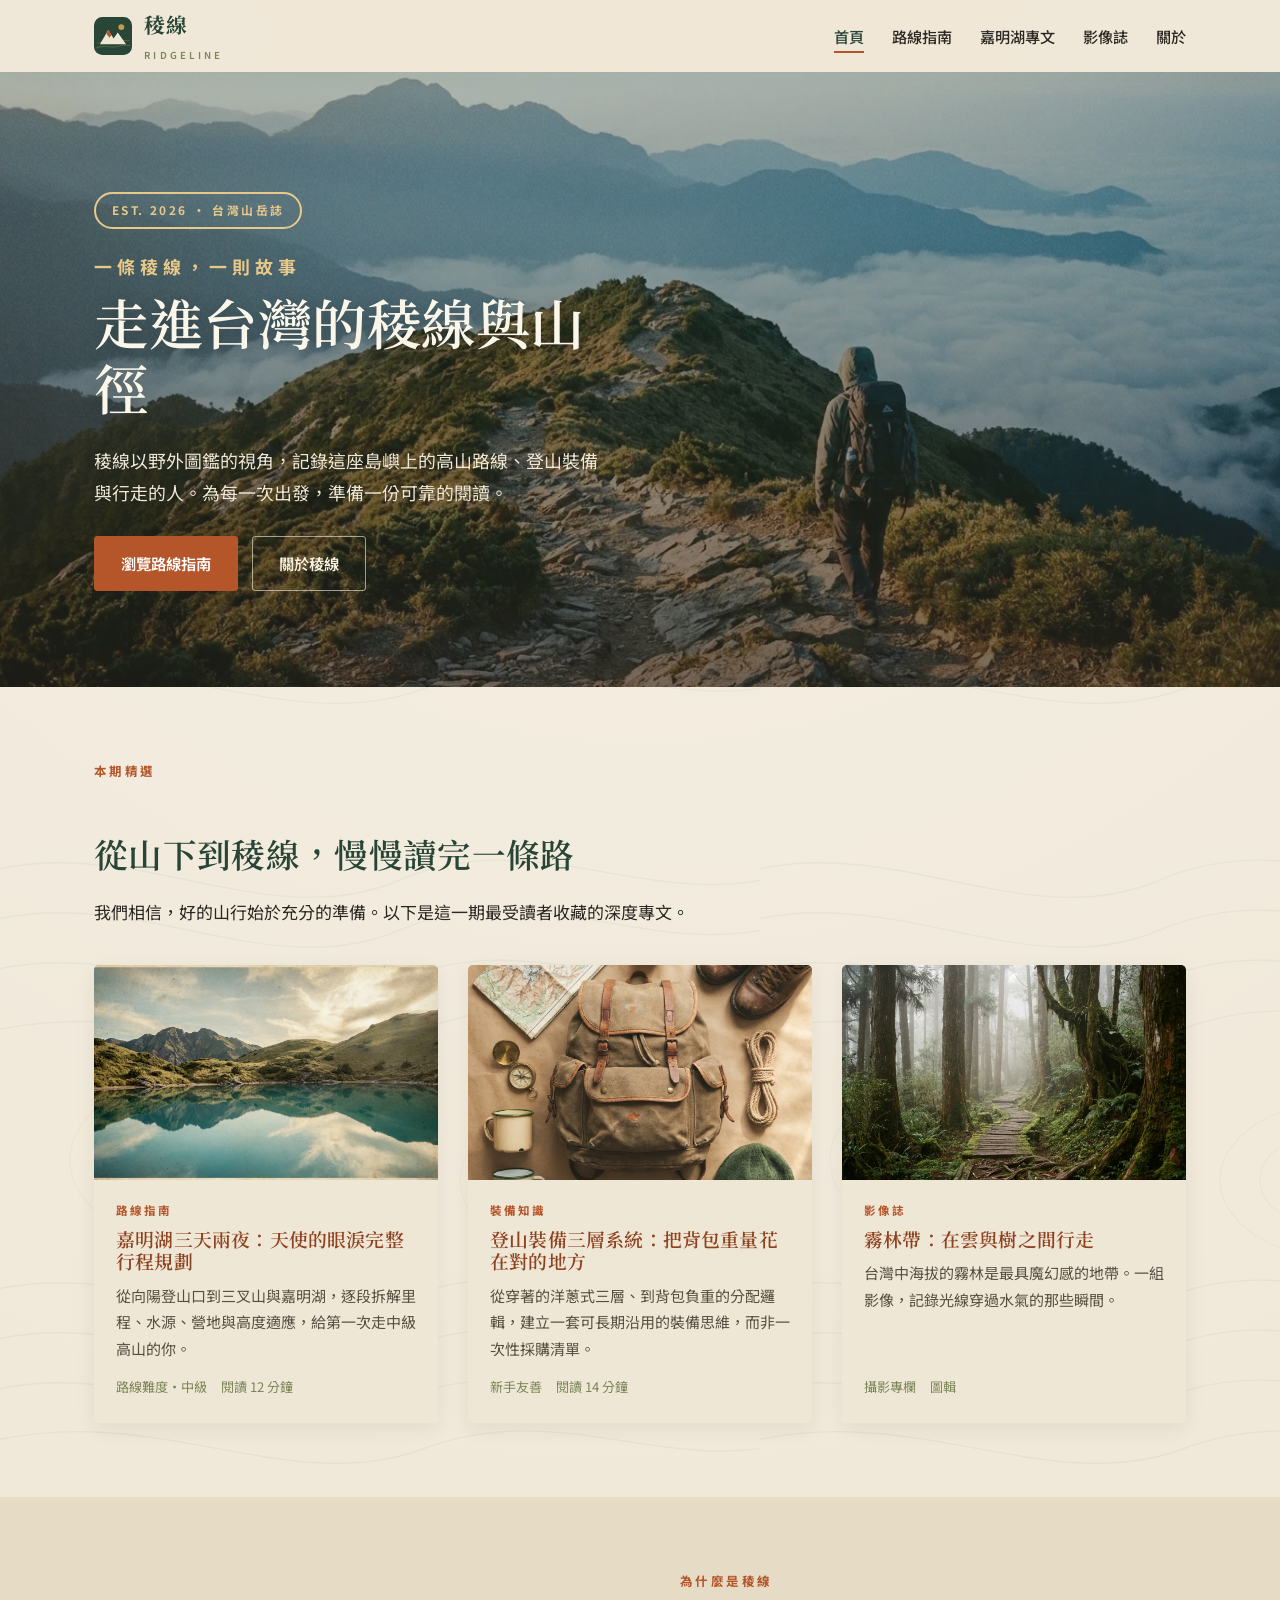
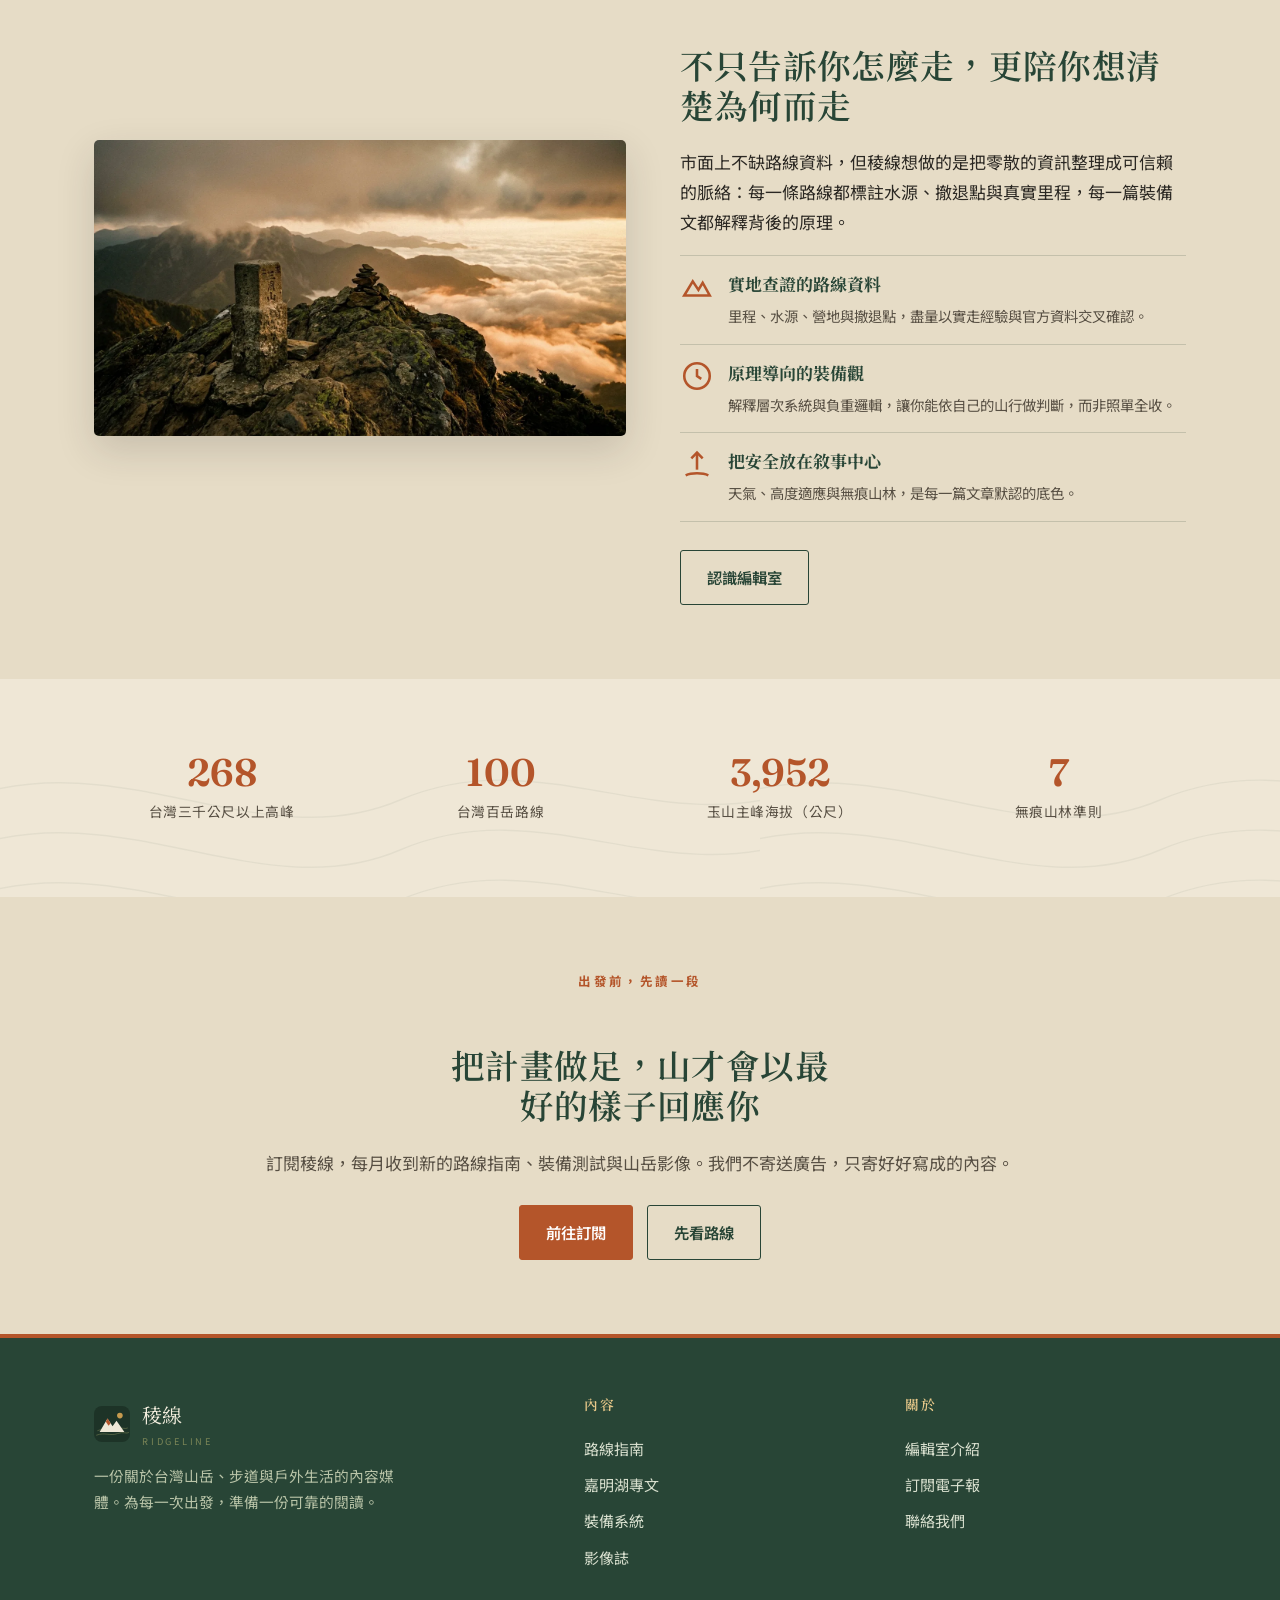
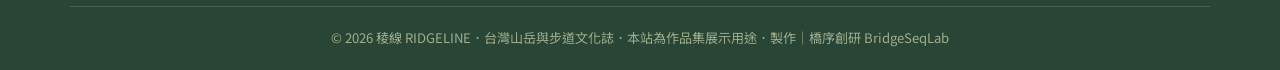
<file: index.html>
<!DOCTYPE html>
<html lang="zh-Hant">
<head>
<meta charset="UTF-8">
<meta name="viewport" content="width=device-width, initial-scale=1">
<title>稜線 RIDGELINE｜台灣山岳與步道文化誌</title>
<meta name="description" content="稜線是一份專注於台灣高山、步道與戶外生活的內容媒體。我們以野外圖鑑的視角，記錄路線指南、登山裝備知識與山徑上的人與故事。">
<meta name="keywords" content="台灣登山,百岳路線,步道指南,登山裝備,戶外生活,高山健行,山岳攝影,稜線">
<link rel="canonical" href="https://izzo24.github.io/ridgeline-journal/">
<meta property="og:type" content="website">
<meta property="og:site_name" content="稜線 RIDGELINE">
<meta property="og:title" content="稜線 RIDGELINE｜台灣山岳與步道文化誌">
<meta property="og:description" content="以野外圖鑑的視角，記錄台灣的山徑、裝備與行走的人。">
<meta property="og:url" content="https://izzo24.github.io/ridgeline-journal/">
<meta property="og:image" content="https://izzo24.github.io/ridgeline-journal/images/hero.webp">
<meta property="og:locale" content="zh_TW">
<meta name="twitter:card" content="summary_large_image">
<meta name="theme-color" content="#284536">
<link rel="icon" href="assets/favicon.svg" type="image/svg+xml">
<link rel="preconnect" href="https://fonts.googleapis.com">
<link rel="preconnect" href="https://fonts.gstatic.com" crossorigin>
<link href="https://fonts.googleapis.com/css2?family=Fraunces:opsz,wght@9..144,500;9..144,600;9..144,700&family=Noto+Sans+TC:wght@400;500;700&family=Noto+Serif+TC:wght@500;600;700&display=swap" rel="stylesheet">
<link rel="stylesheet" href="assets/styles.css">
<script type="application/ld+json">
{
  "@context":"https://schema.org",
  "@graph":[
    {"@type":"Organization","@id":"https://izzo24.github.io/ridgeline-journal/#org","name":"稜線 RIDGELINE","url":"https://izzo24.github.io/ridgeline-journal/","logo":"https://izzo24.github.io/ridgeline-journal/assets/favicon.svg","description":"台灣山岳與步道文化內容媒體。","sameAs":[]},
    {"@type":"WebSite","@id":"https://izzo24.github.io/ridgeline-journal/#website","url":"https://izzo24.github.io/ridgeline-journal/","name":"稜線 RIDGELINE","inLanguage":"zh-Hant","publisher":{"@id":"https://izzo24.github.io/ridgeline-journal/#org"}},
    {"@type":"WebPage","@id":"https://izzo24.github.io/ridgeline-journal/#webpage","url":"https://izzo24.github.io/ridgeline-journal/","name":"稜線 RIDGELINE｜台灣山岳與步道文化誌","isPartOf":{"@id":"https://izzo24.github.io/ridgeline-journal/#website"},"about":{"@id":"https://izzo24.github.io/ridgeline-journal/#org"},"inLanguage":"zh-Hant"}
  ]
}
</script>
</head>
<body>
<!--#HEADER#-->
<header class="site-head">
  <div class="wrap nav">
    <a class="brand" href="index.html" aria-label="稜線 首頁">
      <svg viewBox="0 0 64 64" role="img" aria-hidden="true"><rect width="64" height="64" rx="14" fill="#284536"/><g fill="none" stroke="#7b8557" stroke-width="1.6" stroke-opacity=".55"><path d="M6 44 C 20 38 26 46 40 41 C 50 37 56 42 60 39"/><path d="M4 52 C 20 46 28 54 42 49 C 52 45 58 50 62 47"/></g><path d="M10 46 L24 22 L33 36 L40 26 L54 46 Z" fill="#efe7d6"/><path d="M24 22 L29.5 30.5 L26 35 L21 28 Z" fill="#b4552a"/><circle cx="46" cy="17" r="5" fill="#c79a4e"/></svg>
      <span>稜線<small>RIDGELINE</small></span>
    </a>
    <button class="nav-toggle" aria-label="開啟選單" aria-expanded="false"><span></span></button>
    <ul class="nav-links">
      <li><a href="index.html" class="active">首頁</a></li>
      <li><a href="trails.html">路線指南</a></li>
      <li><a href="article-jiaming.html">嘉明湖專文</a></li>
      <li><a href="gallery.html">影像誌</a></li>
      <li><a href="about.html">關於</a></li>
    </ul>
  </div>
</header>
<!--/#HEADER#-->

<section class="hero">
  <img class="hero-img" src="images/hero.webp" alt="台灣高山稜線於破曉時分，雲海之上的層疊山稜與第一道金色晨光" width="1600" height="900">
  <div class="hero-inner">
    <span class="stamp">EST. 2026 ・ 台灣山岳誌</span>
    <p class="eyebrow">一條稜線，一則故事</p>
    <h1>走進台灣的稜線與山徑</h1>
    <p>稜線以野外圖鑑的視角，記錄這座島嶼上的高山路線、登山裝備與行走的人。為每一次出發，準備一份可靠的閱讀。</p>
    <div class="btn-row">
      <a href="trails.html" class="btn btn-primary">瀏覽路線指南</a>
      <a href="about.html" class="btn btn-ghost">關於稜線</a>
    </div>
  </div>
</section>

<section class="section">
  <div class="wrap">
    <div class="section-head">
      <p class="eyebrow">本期精選</p>
      <h2>從山下到稜線，慢慢讀完一條路</h2>
      <p>我們相信，好的山行始於充分的準備。以下是這一期最受讀者收藏的深度專文。</p>
    </div>
    <div class="card-grid">
      <article class="card" data-reveal>
        <a class="card-thumb" href="article-jiaming.html"><img src="images/lake.webp" alt="清晨光線下平靜如鏡的高山湖泊，倒映周圍草坡與岩峰" width="800" height="500"></a>
        <div class="card-body">
          <span class="tag">路線指南</span>
          <h3><a href="article-jiaming.html">嘉明湖三天兩夜：天使的眼淚完整行程規劃</a></h3>
          <p>從向陽登山口到三叉山與嘉明湖，逐段拆解里程、水源、營地與高度適應，給第一次走中級高山的你。</p>
          <div class="card-meta"><span>路線難度・中級</span><span>閱讀 12 分鐘</span></div>
        </div>
      </article>
      <article class="card" data-reveal>
        <a class="card-thumb" href="article-gear.html"><img src="images/gear.webp" alt="平鋪於牛皮紙上的登山裝備：背包、登山鞋、指北針、地形圖與琺瑯杯" width="800" height="500"></a>
        <div class="card-body">
          <span class="tag">裝備知識</span>
          <h3><a href="article-gear.html">登山裝備三層系統：把背包重量花在對的地方</a></h3>
          <p>從穿著的洋蔥式三層、到背包負重的分配邏輯，建立一套可長期沿用的裝備思維，而非一次性採購清單。</p>
          <div class="card-meta"><span>新手友善</span><span>閱讀 14 分鐘</span></div>
        </div>
      </article>
      <article class="card" data-reveal>
        <a class="card-thumb" href="gallery.html"><img src="images/trail.webp" alt="霧氣繚繞的森林步道，穿過高聳的檜木與覆滿苔蘚的樹根" width="800" height="500"></a>
        <div class="card-body">
          <span class="tag">影像誌</span>
          <h3><a href="gallery.html">霧林帶：在雲與樹之間行走</a></h3>
          <p>台灣中海拔的霧林是最具魔幻感的地帶。一組影像，記錄光線穿過水氣的那些瞬間。</p>
          <div class="card-meta"><span>攝影專欄</span><span>圖輯</span></div>
        </div>
      </article>
    </div>
  </div>
</section>

<section class="section alt">
  <div class="wrap split">
    <img src="images/summit.webp" alt="黃昏時分的山頂，風化的石製路標與小石堆，背後是發著橘光的雲海與遠山" width="900" height="506" data-reveal>
    <div data-reveal>
      <p class="eyebrow">為什麼是稜線</p>
      <h2>不只告訴你怎麼走，更陪你想清楚為何而走</h2>
      <p>市面上不缺路線資料，但稜線想做的是把零散的資訊整理成可信賴的脈絡：每一條路線都標註水源、撤退點與真實里程，每一篇裝備文都解釋背後的原理。</p>
      <ul class="feature-list">
        <li><svg class="ic" viewBox="0 0 24 24" fill="none" stroke="currentColor" stroke-width="1.8"><path d="M3 18 L9 8 L13 14 L16 9 L21 18 Z"/></svg><div><b>實地查證的路線資料</b><small>里程、水源、營地與撤退點，盡量以實走經驗與官方資料交叉確認。</small></div></li>
        <li><svg class="ic" viewBox="0 0 24 24" fill="none" stroke="currentColor" stroke-width="1.8"><circle cx="12" cy="12" r="9"/><path d="M12 7v5l3 2"/></svg><div><b>原理導向的裝備觀</b><small>解釋層次系統與負重邏輯，讓你能依自己的山行做判斷，而非照單全收。</small></div></li>
        <li><svg class="ic" viewBox="0 0 24 24" fill="none" stroke="currentColor" stroke-width="1.8"><path d="M4 20c4-2 12-2 16 0"/><path d="M12 4v12"/><path d="M8 8l4-4 4 4"/></svg><div><b>把安全放在敘事中心</b><small>天氣、高度適應與無痕山林，是每一篇文章默認的底色。</small></div></li>
      </ul>
      <div class="btn-row"><a href="about.html" class="btn btn-line">認識編輯室</a></div>
    </div>
  </div>
</section>

<section class="section">
  <div class="wrap">
    <div class="stats">
      <div data-reveal><div class="n">268</div><small>台灣三千公尺以上高峰</small></div>
      <div data-reveal><div class="n">100</div><small>台灣百岳路線</small></div>
      <div data-reveal><div class="n">3,952</div><small>玉山主峰海拔（公尺）</small></div>
      <div data-reveal><div class="n">7</div><small>無痕山林準則</small></div>
    </div>
  </div>
</section>

<section class="section alt">
  <div class="wrap center">
    <p class="eyebrow">出發前，先讀一段</p>
    <h2 style="max-width:18ch;margin-inline:auto">把計畫做足，山才會以最好的樣子回應你</h2>
    <p class="narrow" style="margin-inline:auto;color:var(--ink-soft)">訂閱稜線，每月收到新的路線指南、裝備測試與山岳影像。我們不寄送廣告，只寄好好寫成的內容。</p>
    <div class="btn-row" style="justify-content:center"><a href="about.html#subscribe" class="btn btn-primary">前往訂閱</a><a href="trails.html" class="btn btn-line">先看路線</a></div>
  </div>
</section>

<!--#FOOTER#-->
<footer class="site-foot">
  <div class="foot-grid">
    <div>
      <div class="foot-brand">
        <svg viewBox="0 0 64 64" aria-hidden="true"><rect width="64" height="64" rx="14" fill="#1d3327"/><g fill="none" stroke="#7b8557" stroke-width="1.6" stroke-opacity=".6"><path d="M6 44 C 20 38 26 46 40 41 C 50 37 56 42 60 39"/><path d="M4 52 C 20 46 28 54 42 49 C 52 45 58 50 62 47"/></g><path d="M10 46 L24 22 L33 36 L40 26 L54 46 Z" fill="#efe7d6"/><path d="M24 22 L29.5 30.5 L26 35 L21 28 Z" fill="#b4552a"/><circle cx="46" cy="17" r="5" fill="#c79a4e"/></svg>
        <span>稜線<small>RIDGELINE</small></span>
      </div>
      <p class="foot-p">一份關於台灣山岳、步道與戶外生活的內容媒體。為每一次出發，準備一份可靠的閱讀。</p>
    </div>
    <div>
      <h4>內容</h4>
      <a href="trails.html">路線指南</a>
      <a href="article-jiaming.html">嘉明湖專文</a>
      <a href="article-gear.html">裝備系統</a>
      <a href="gallery.html">影像誌</a>
    </div>
    <div>
      <h4>關於</h4>
      <a href="about.html">編輯室介紹</a>
      <a href="about.html#subscribe">訂閱電子報</a>
      <a href="about.html#contact">聯絡我們</a>
    </div>
  </div>
  <div class="foot-bottom">
    © 2026 稜線 RIDGELINE．台灣山岳與步道文化誌．本站為作品集展示用途．製作｜橋序創研 BridgeSeqLab
  </div>
</footer>
<!--/#FOOTER#-->
<script src="assets/main.js"></script>
</body>
</html>
</file>
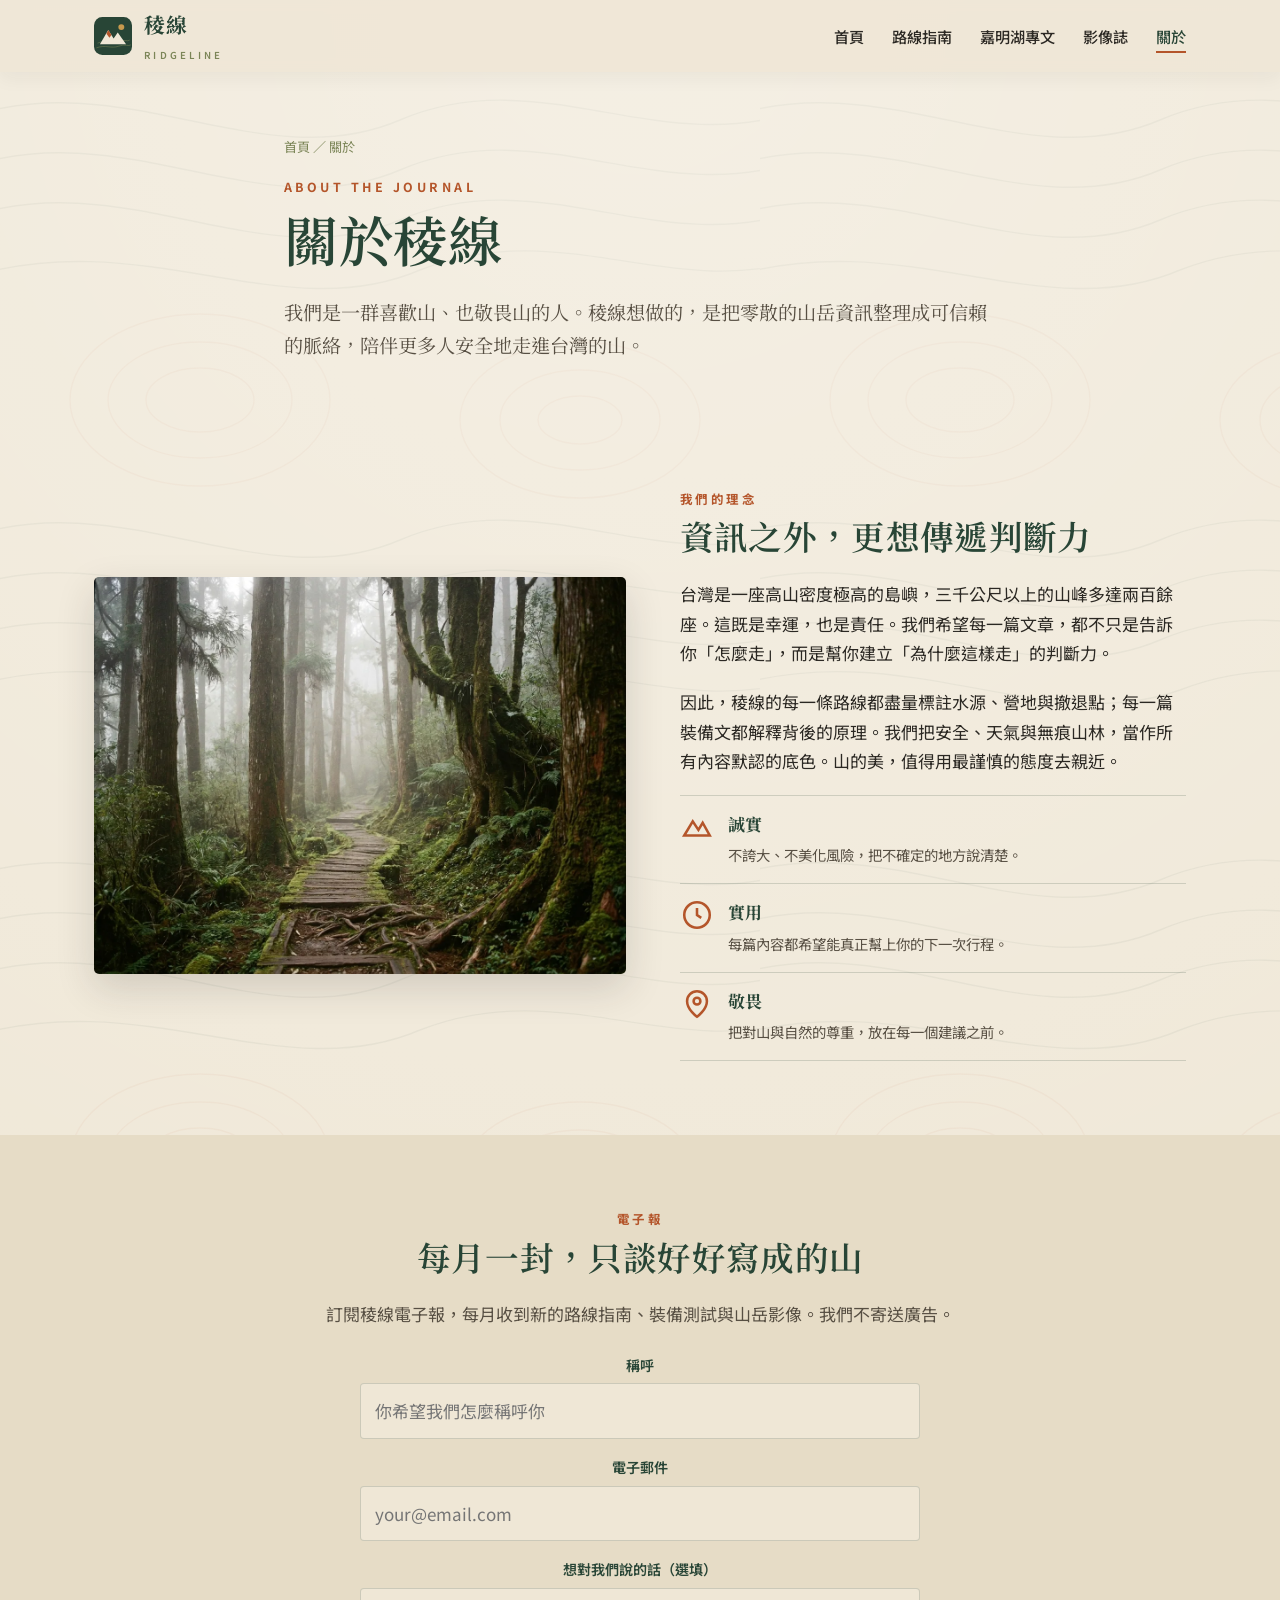
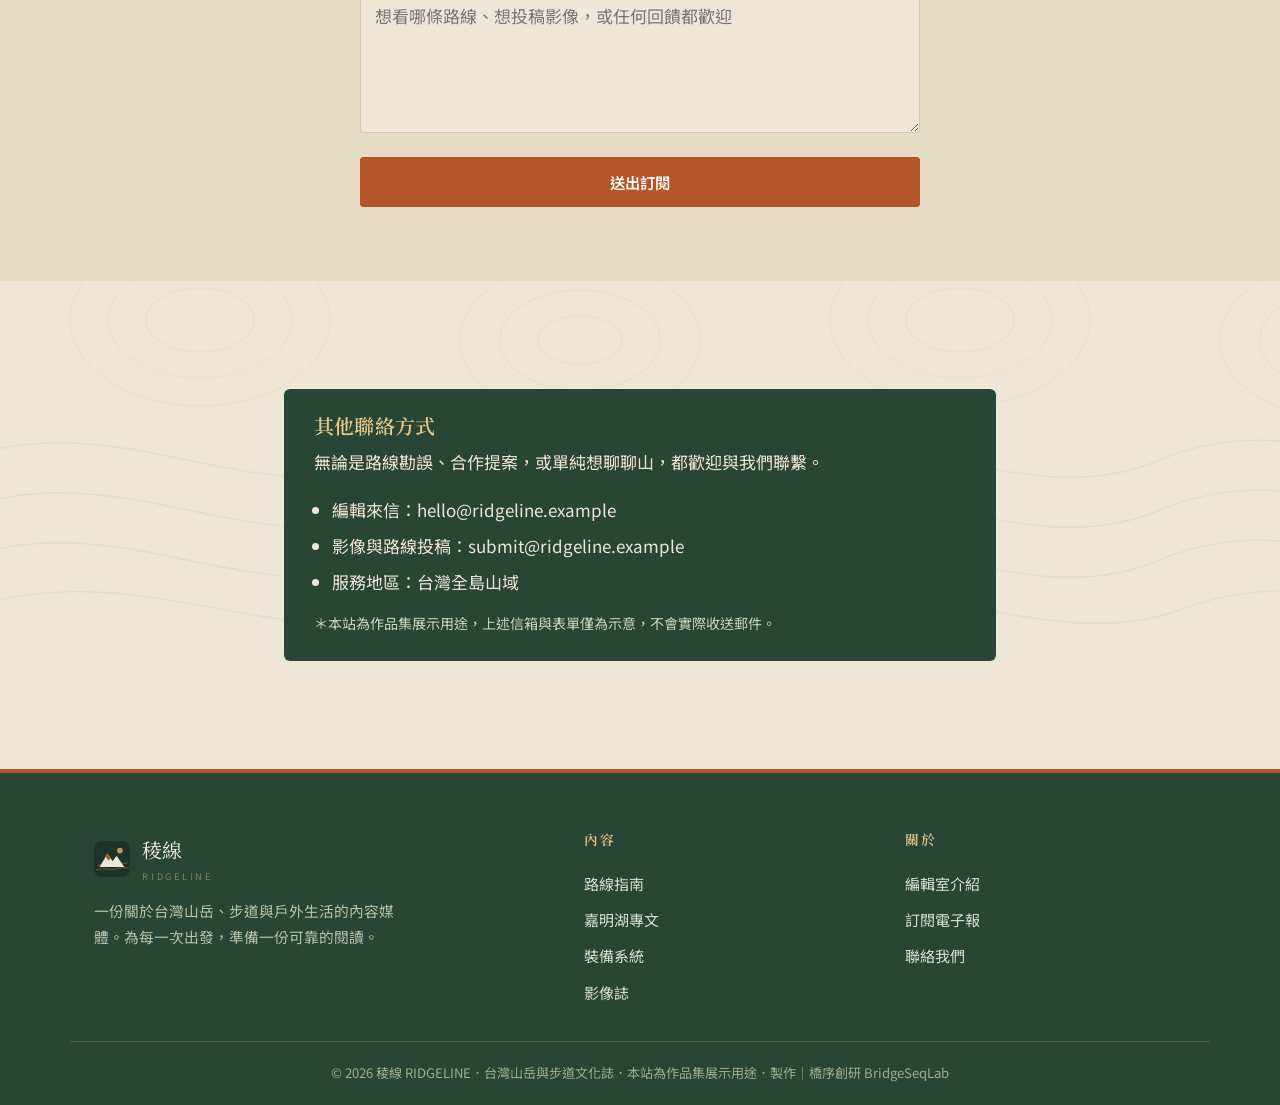
<file: about.html>
<!DOCTYPE html>
<html lang="zh-Hant">
<head>
<meta charset="UTF-8">
<meta name="viewport" content="width=device-width, initial-scale=1">
<title>關於稜線與聯絡方式｜編輯室、訂閱與投稿 — 稜線 RIDGELINE</title>
<meta name="description" content="認識稜線編輯室：我們相信安全的山行始於充分準備。在這裡了解我們的編輯理念、訂閱電子報，或透過聯絡表單與我們交流路線、裝備與影像。">
<meta name="keywords" content="稜線,關於我們,登山媒體,戶外編輯室,電子報訂閱,登山投稿,聯絡">
<link rel="canonical" href="https://izzo24.github.io/ridgeline-journal/about.html">
<meta property="og:type" content="website">
<meta property="og:site_name" content="稜線 RIDGELINE">
<meta property="og:title" content="關於稜線與聯絡方式">
<meta property="og:description" content="認識稜線編輯室、訂閱電子報，或與我們交流路線、裝備與影像。">
<meta property="og:url" content="https://izzo24.github.io/ridgeline-journal/about.html">
<meta property="og:image" content="https://izzo24.github.io/ridgeline-journal/images/hero.webp">
<meta property="og:locale" content="zh_TW">
<meta name="twitter:card" content="summary_large_image">
<meta name="theme-color" content="#284536">
<link rel="icon" href="assets/favicon.svg" type="image/svg+xml">
<link rel="preconnect" href="https://fonts.googleapis.com">
<link rel="preconnect" href="https://fonts.gstatic.com" crossorigin>
<link href="https://fonts.googleapis.com/css2?family=Fraunces:opsz,wght@9..144,500;9..144,600;9..144,700&family=Noto+Sans+TC:wght@400;500;700&family=Noto+Serif+TC:wght@500;600;700&display=swap" rel="stylesheet">
<link rel="stylesheet" href="assets/styles.css">
<script type="application/ld+json">
{
  "@context":"https://schema.org","@type":"AboutPage",
  "name":"關於稜線與聯絡方式",
  "url":"https://izzo24.github.io/ridgeline-journal/about.html",
  "inLanguage":"zh-Hant",
  "mainEntity":{"@type":"Organization","name":"稜線 RIDGELINE","url":"https://izzo24.github.io/ridgeline-journal/","email":"hello@ridgeline.example","description":"台灣山岳與步道文化內容媒體。","areaServed":"台灣"}
}
</script>
<script type="application/ld+json">
{"@context":"https://schema.org","@type":"FAQPage","mainEntity":[
{"@type":"Question","name":"稜線的內容適合登山新手嗎？","acceptedAnswer":{"@type":"Answer","text":"適合。我們的路線指南與裝備文章都會說明背後的原理，並把安全、天氣與高度適應放在敘事中心，特別適合正準備踏上第一座高山的讀者。"}},
{"@type":"Question","name":"路線資料可以直接照著走嗎？","acceptedAnswer":{"@type":"Answer","text":"我們提供的里程、水源與營地資訊以實走經驗與官方資料交叉確認，但山況會隨季節與天氣改變，請務必在出發前查詢最新資訊並自行評估風險。"}},
{"@type":"Question","name":"可以投稿路線或影像嗎？","acceptedAnswer":{"@type":"Answer","text":"歡迎。請透過本頁的聯絡表單與我們聯繫，附上你想分享的路線紀錄或影像筆記。"}}
]}
</script>
<script type="application/ld+json">
{"@context":"https://schema.org","@type":"BreadcrumbList","itemListElement":[
{"@type":"ListItem","position":1,"name":"首頁","item":"https://izzo24.github.io/ridgeline-journal/"},
{"@type":"ListItem","position":2,"name":"關於","item":"https://izzo24.github.io/ridgeline-journal/about.html"}]}
</script>
</head>
<body>
<header class="site-head">
  <div class="wrap nav">
    <a class="brand" href="index.html" aria-label="稜線 首頁">
      <svg viewBox="0 0 64 64" role="img" aria-hidden="true"><rect width="64" height="64" rx="14" fill="#284536"/><g fill="none" stroke="#7b8557" stroke-width="1.6" stroke-opacity=".55"><path d="M6 44 C 20 38 26 46 40 41 C 50 37 56 42 60 39"/><path d="M4 52 C 20 46 28 54 42 49 C 52 45 58 50 62 47"/></g><path d="M10 46 L24 22 L33 36 L40 26 L54 46 Z" fill="#efe7d6"/><path d="M24 22 L29.5 30.5 L26 35 L21 28 Z" fill="#b4552a"/><circle cx="46" cy="17" r="5" fill="#c79a4e"/></svg>
      <span>稜線<small>RIDGELINE</small></span>
    </a>
    <button class="nav-toggle" aria-label="開啟選單" aria-expanded="false"><span></span></button>
    <ul class="nav-links">
      <li><a href="index.html">首頁</a></li>
      <li><a href="trails.html">路線指南</a></li>
      <li><a href="article-jiaming.html">嘉明湖專文</a></li>
      <li><a href="gallery.html">影像誌</a></li>
      <li><a href="about.html" class="active">關於</a></li>
    </ul>
  </div>
</header>

<section class="article-head">
  <div class="wrap narrow">
    <nav class="crumbs"><a href="index.html">首頁</a> ／ 關於</nav>
    <p class="eyebrow">ABOUT THE JOURNAL</p>
    <h1>關於稜線</h1>
    <p class="lede">我們是一群喜歡山、也敬畏山的人。稜線想做的，是把零散的山岳資訊整理成可信賴的脈絡，陪伴更多人安全地走進台灣的山。</p>
  </div>
</section>

<section class="section">
  <div class="wrap split">
    <img src="images/trail.webp" alt="霧氣中的森林步道，象徵稜線的編輯理念" width="1200" height="896" data-reveal>
    <div data-reveal>
      <p class="eyebrow">我們的理念</p>
      <h2 class="mt0">資訊之外，更想傳遞判斷力</h2>
      <p>台灣是一座高山密度極高的島嶼，三千公尺以上的山峰多達兩百餘座。這既是幸運，也是責任。我們希望每一篇文章，都不只是告訴你「怎麼走」，而是幫你建立「為什麼這樣走」的判斷力。</p>
      <p>因此，稜線的每一條路線都盡量標註水源、營地與撤退點；每一篇裝備文都解釋背後的原理。我們把安全、天氣與無痕山林，當作所有內容默認的底色。山的美，值得用最謹慎的態度去親近。</p>
      <ul class="feature-list">
        <li><svg class="ic" viewBox="0 0 24 24" fill="none" stroke="currentColor" stroke-width="1.8"><path d="M3 18 L9 8 L13 14 L16 9 L21 18 Z"/></svg><div><b>誠實</b><small>不誇大、不美化風險，把不確定的地方說清楚。</small></div></li>
        <li><svg class="ic" viewBox="0 0 24 24" fill="none" stroke="currentColor" stroke-width="1.8"><circle cx="12" cy="12" r="9"/><path d="M12 7v5l3 2"/></svg><div><b>實用</b><small>每篇內容都希望能真正幫上你的下一次行程。</small></div></li>
        <li><svg class="ic" viewBox="0 0 24 24" fill="none" stroke="currentColor" stroke-width="1.8"><path d="M12 21s-7-5-7-11a7 7 0 0 1 14 0c0 6-7 11-7 11z"/><circle cx="12" cy="10" r="2.4"/></svg><div><b>敬畏</b><small>把對山與自然的尊重，放在每一個建議之前。</small></div></li>
      </ul>
    </div>
  </div>
</section>

<section class="section alt" id="subscribe">
  <div class="wrap narrow center">
    <p class="eyebrow">電子報</p>
    <h2 class="mt0">每月一封，只談好好寫成的山</h2>
    <p style="color:var(--ink-soft)">訂閱稜線電子報，每月收到新的路線指南、裝備測試與山岳影像。我們不寄送廣告。</p>
    <form class="form" id="contactForm" style="margin-inline:auto;margin-top:24px" aria-label="訂閱與聯絡表單">
      <div class="field"><label for="name">稱呼</label><input id="name" name="name" type="text" placeholder="你希望我們怎麼稱呼你" required></div>
      <div class="field"><label for="email">電子郵件</label><input id="email" name="email" type="email" placeholder="your@email.com" required></div>
      <div class="field"><label for="msg">想對我們說的話（選填）</label><textarea id="msg" name="msg" rows="4" placeholder="想看哪條路線、想投稿影像，或任何回饋都歡迎"></textarea></div>
      <button class="btn btn-primary" type="submit" style="justify-content:center">送出訂閱</button>
      <p id="formNote" role="status" hidden style="color:var(--forest);font-size:.92rem;margin:4px 0 0"></p>
    </form>
  </div>
</section>

<section class="section" id="contact">
  <div class="wrap narrow">
    <div class="infobox">
      <h3>其他聯絡方式</h3>
      <p style="color:var(--paper)">無論是路線勘誤、合作提案，或單純想聊聊山，都歡迎與我們聯繫。</p>
      <ul>
        <li>編輯來信：hello@ridgeline.example</li>
        <li>影像與路線投稿：submit@ridgeline.example</li>
        <li>服務地區：台灣全島山域</li>
      </ul>
      <p style="color:#cdd6bf;font-size:.88rem;margin:14px 0 0">＊本站為作品集展示用途，上述信箱與表單僅為示意，不會實際收送郵件。</p>
    </div>
  </div>
</section>

<footer class="site-foot">
  <div class="foot-grid">
    <div>
      <div class="foot-brand">
        <svg viewBox="0 0 64 64" aria-hidden="true"><rect width="64" height="64" rx="14" fill="#1d3327"/><g fill="none" stroke="#7b8557" stroke-width="1.6" stroke-opacity=".6"><path d="M6 44 C 20 38 26 46 40 41 C 50 37 56 42 60 39"/><path d="M4 52 C 20 46 28 54 42 49 C 52 45 58 50 62 47"/></g><path d="M10 46 L24 22 L33 36 L40 26 L54 46 Z" fill="#efe7d6"/><path d="M24 22 L29.5 30.5 L26 35 L21 28 Z" fill="#b4552a"/><circle cx="46" cy="17" r="5" fill="#c79a4e"/></svg>
        <span>稜線<small>RIDGELINE</small></span>
      </div>
      <p class="foot-p">一份關於台灣山岳、步道與戶外生活的內容媒體。為每一次出發，準備一份可靠的閱讀。</p>
    </div>
    <div>
      <h4>內容</h4>
      <a href="trails.html">路線指南</a>
      <a href="article-jiaming.html">嘉明湖專文</a>
      <a href="article-gear.html">裝備系統</a>
      <a href="gallery.html">影像誌</a>
    </div>
    <div>
      <h4>關於</h4>
      <a href="about.html">編輯室介紹</a>
      <a href="about.html#subscribe">訂閱電子報</a>
      <a href="about.html#contact">聯絡我們</a>
    </div>
  </div>
  <div class="foot-bottom">
    © 2026 稜線 RIDGELINE．台灣山岳與步道文化誌．本站為作品集展示用途．製作｜橋序創研 BridgeSeqLab
  </div>
</footer>
<script src="assets/main.js"></script>
</body>
</html>
</file>
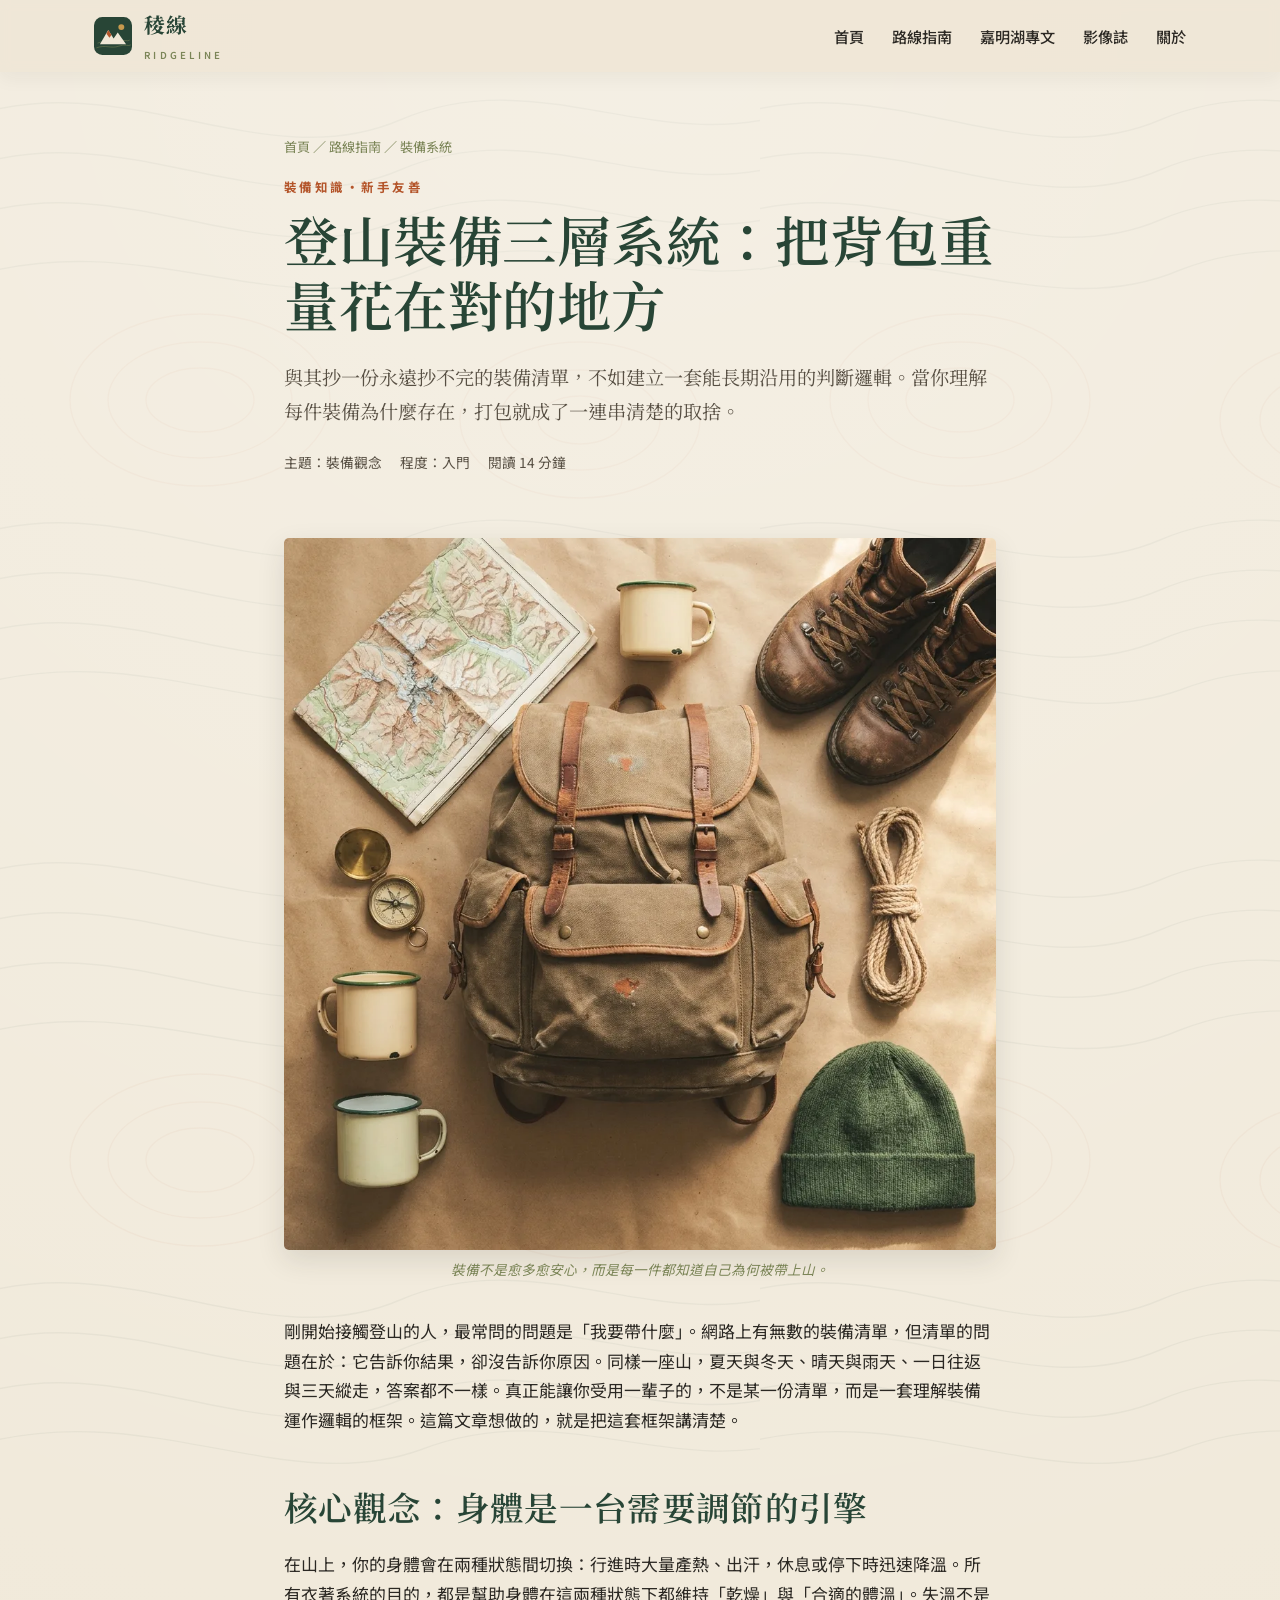
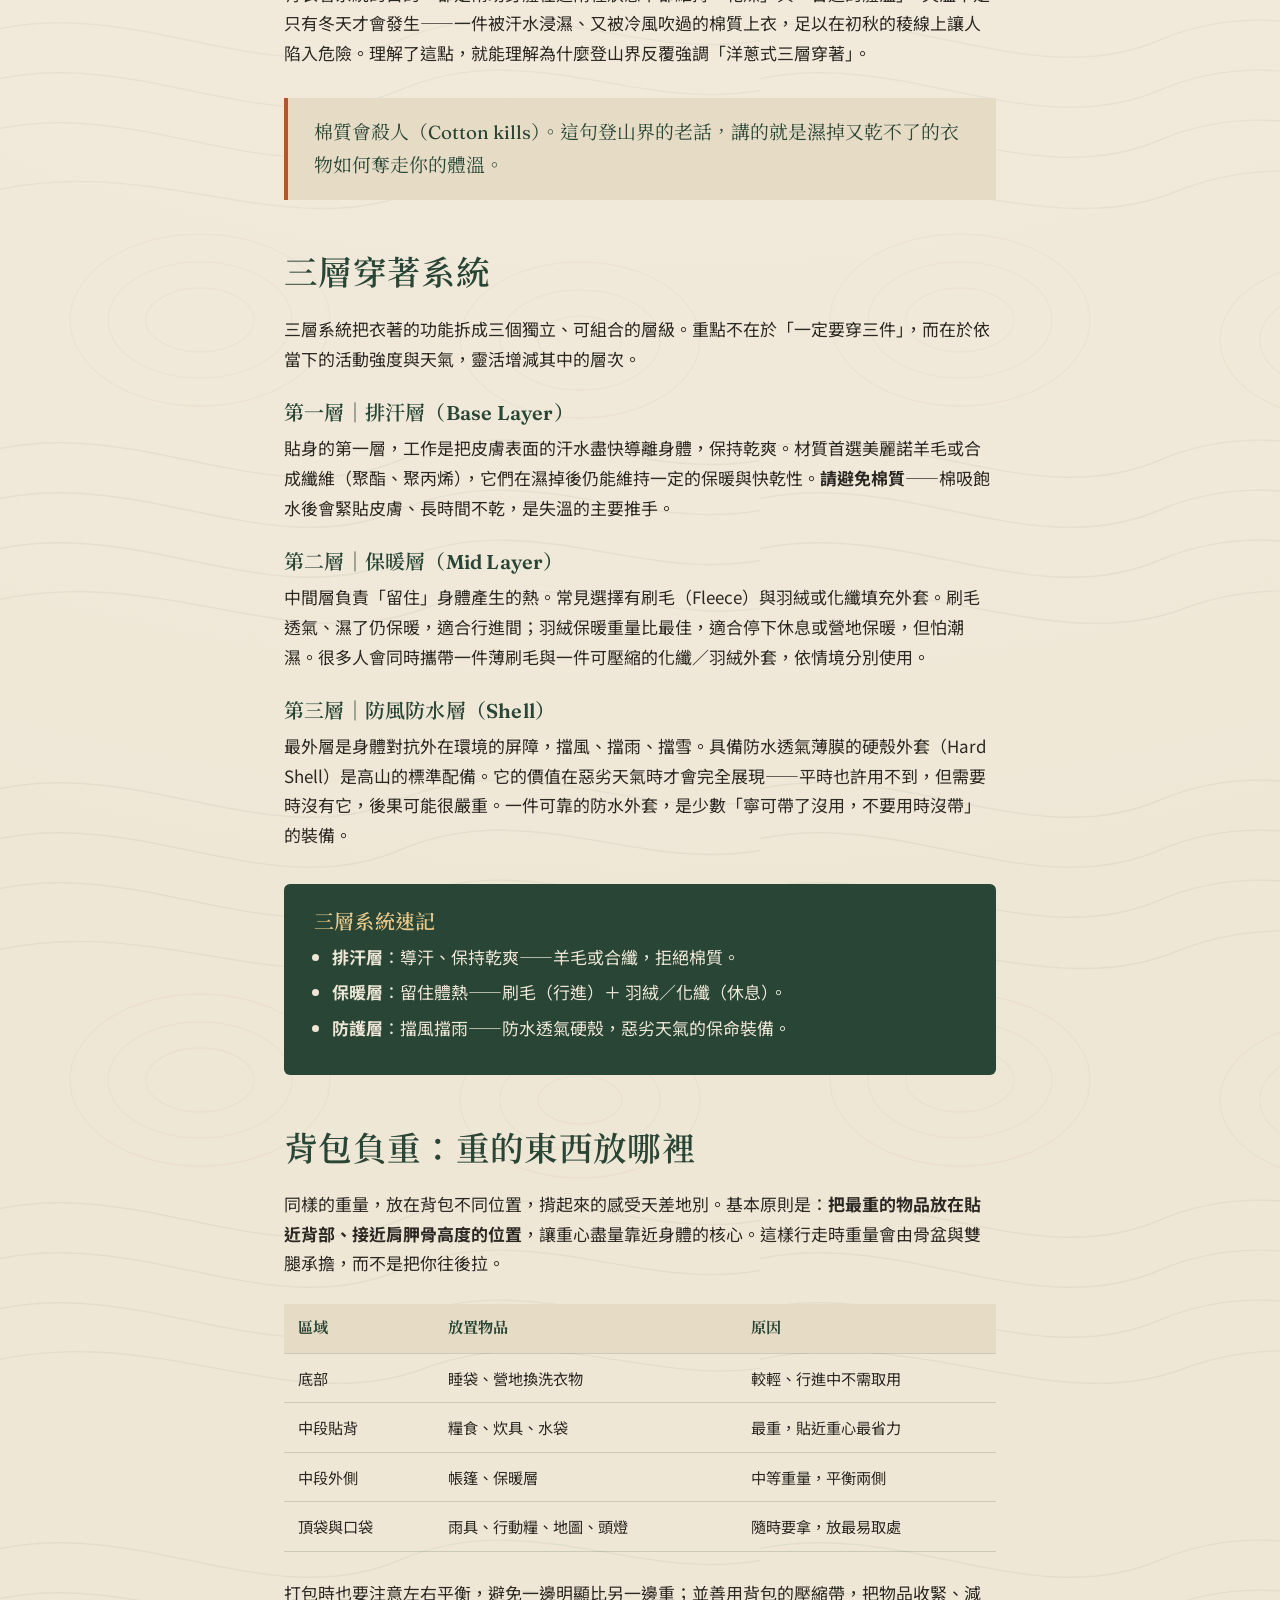
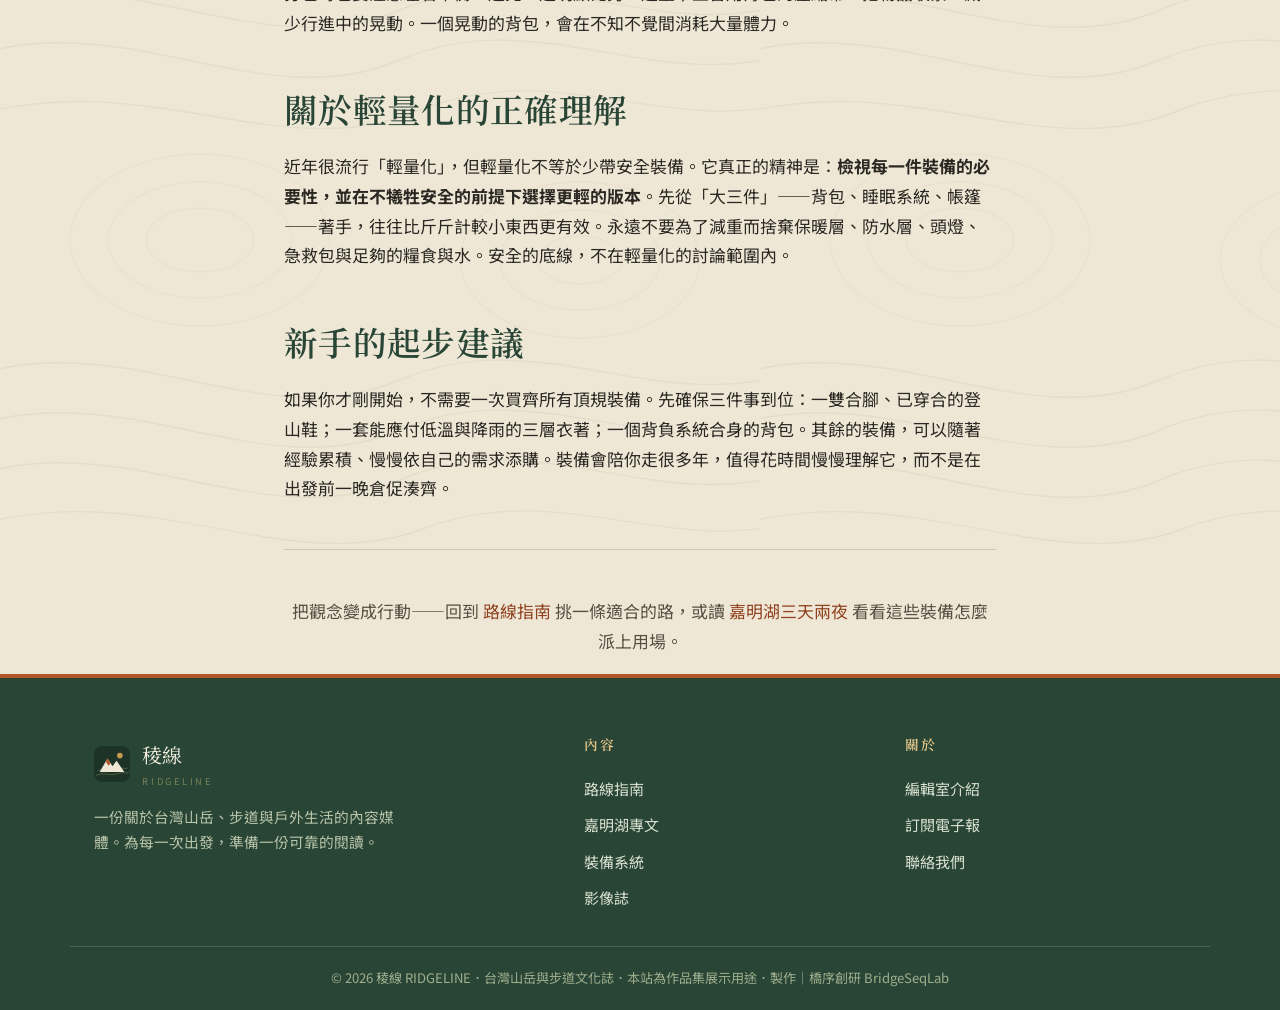
<file: article-gear.html>
<!DOCTYPE html>
<html lang="zh-Hant">
<head>
<meta charset="UTF-8">
<meta name="viewport" content="width=device-width, initial-scale=1">
<title>登山裝備三層系統與背包負重邏輯｜把重量花在對的地方 — 稜線</title>
<meta name="description" content="登山要帶什麼？與其抄一份裝備清單，不如建立可長期沿用的裝備思維。本文拆解洋蔥式三層穿著、背包負重分配與打包原則，幫你把每一克重量花在對的地方。">
<meta name="keywords" content="登山裝備,三層穿著,洋蔥式穿法,排汗層,保暖層,防風防水層,背包打包,登山負重,輕量化登山">
<link rel="canonical" href="https://izzo24.github.io/ridgeline-journal/article-gear.html">
<meta property="og:type" content="article">
<meta property="og:site_name" content="稜線 RIDGELINE">
<meta property="og:title" content="登山裝備三層系統與背包負重邏輯">
<meta property="og:description" content="拆解三層穿著、背包負重分配與打包原則，把每一克重量花在對的地方。">
<meta property="og:url" content="https://izzo24.github.io/ridgeline-journal/article-gear.html">
<meta property="og:image" content="https://izzo24.github.io/ridgeline-journal/images/gear.webp">
<meta property="og:locale" content="zh_TW">
<meta name="twitter:card" content="summary_large_image">
<meta name="theme-color" content="#284536">
<link rel="icon" href="assets/favicon.svg" type="image/svg+xml">
<link rel="preconnect" href="https://fonts.googleapis.com">
<link rel="preconnect" href="https://fonts.gstatic.com" crossorigin>
<link href="https://fonts.googleapis.com/css2?family=Fraunces:opsz,wght@9..144,500;9..144,600;9..144,700&family=Noto+Sans+TC:wght@400;500;700&family=Noto+Serif+TC:wght@500;600;700&display=swap" rel="stylesheet">
<link rel="stylesheet" href="assets/styles.css">
<script type="application/ld+json">
{
  "@context":"https://schema.org",
  "@type":"Article",
  "headline":"登山裝備三層系統與背包負重邏輯｜把重量花在對的地方",
  "description":"拆解洋蔥式三層穿著、背包負重分配與打包原則，建立可長期沿用的裝備思維。",
  "image":"https://izzo24.github.io/ridgeline-journal/images/gear.webp",
  "inLanguage":"zh-Hant",
  "datePublished":"2026-06-05","dateModified":"2026-06-19",
  "author":{"@type":"Organization","name":"稜線 RIDGELINE"},
  "publisher":{"@type":"Organization","name":"稜線 RIDGELINE","logo":{"@type":"ImageObject","url":"https://izzo24.github.io/ridgeline-journal/assets/favicon.svg"}},
  "mainEntityOfPage":{"@type":"WebPage","@id":"https://izzo24.github.io/ridgeline-journal/article-gear.html"}
}
</script>
<script type="application/ld+json">
{"@context":"https://schema.org","@type":"BreadcrumbList","itemListElement":[
{"@type":"ListItem","position":1,"name":"首頁","item":"https://izzo24.github.io/ridgeline-journal/"},
{"@type":"ListItem","position":2,"name":"路線指南","item":"https://izzo24.github.io/ridgeline-journal/trails.html"},
{"@type":"ListItem","position":3,"name":"登山裝備三層系統","item":"https://izzo24.github.io/ridgeline-journal/article-gear.html"}]}
</script>
</head>
<body>
<header class="site-head">
  <div class="wrap nav">
    <a class="brand" href="index.html" aria-label="稜線 首頁">
      <svg viewBox="0 0 64 64" role="img" aria-hidden="true"><rect width="64" height="64" rx="14" fill="#284536"/><g fill="none" stroke="#7b8557" stroke-width="1.6" stroke-opacity=".55"><path d="M6 44 C 20 38 26 46 40 41 C 50 37 56 42 60 39"/><path d="M4 52 C 20 46 28 54 42 49 C 52 45 58 50 62 47"/></g><path d="M10 46 L24 22 L33 36 L40 26 L54 46 Z" fill="#efe7d6"/><path d="M24 22 L29.5 30.5 L26 35 L21 28 Z" fill="#b4552a"/><circle cx="46" cy="17" r="5" fill="#c79a4e"/></svg>
      <span>稜線<small>RIDGELINE</small></span>
    </a>
    <button class="nav-toggle" aria-label="開啟選單" aria-expanded="false"><span></span></button>
    <ul class="nav-links">
      <li><a href="index.html">首頁</a></li>
      <li><a href="trails.html">路線指南</a></li>
      <li><a href="article-jiaming.html">嘉明湖專文</a></li>
      <li><a href="gallery.html">影像誌</a></li>
      <li><a href="about.html">關於</a></li>
    </ul>
  </div>
</header>

<article>
<section class="article-head">
  <div class="wrap narrow">
    <nav class="crumbs"><a href="index.html">首頁</a> ／ <a href="trails.html">路線指南</a> ／ 裝備系統</nav>
    <p class="eyebrow">裝備知識・新手友善</p>
    <h1>登山裝備三層系統：把背包重量花在對的地方</h1>
    <p class="lede">與其抄一份永遠抄不完的裝備清單，不如建立一套能長期沿用的判斷邏輯。當你理解每件裝備為什麼存在，打包就成了一連串清楚的取捨。</p>
    <div class="article-meta"><span>主題：裝備觀念</span><span>程度：入門</span><span>閱讀 14 分鐘</span></div>
  </div>
</section>

<div class="wrap narrow article-body">
  <figure>
    <img src="images/gear.webp" alt="平鋪於牛皮紙背景上的登山裝備：帆布背包、登山鞋、黃銅指北針、地形圖、琺瑯杯、繩索與毛帽" width="1024" height="1024">
    <figcaption>裝備不是愈多愈安心，而是每一件都知道自己為何被帶上山。</figcaption>
  </figure>

  <p>剛開始接觸登山的人，最常問的問題是「我要帶什麼」。網路上有無數的裝備清單，但清單的問題在於：它告訴你結果，卻沒告訴你原因。同樣一座山，夏天與冬天、晴天與雨天、一日往返與三天縱走，答案都不一樣。真正能讓你受用一輩子的，不是某一份清單，而是一套理解裝備運作邏輯的框架。這篇文章想做的，就是把這套框架講清楚。</p>

  <h2>核心觀念：身體是一台需要調節的引擎</h2>
  <p>在山上，你的身體會在兩種狀態間切換：行進時大量產熱、出汗，休息或停下時迅速降溫。所有衣著系統的目的，都是幫助身體在這兩種狀態下都維持「乾燥」與「合適的體溫」。失溫不是只有冬天才會發生——一件被汗水浸濕、又被冷風吹過的棉質上衣，足以在初秋的稜線上讓人陷入危險。理解了這點，就能理解為什麼登山界反覆強調「洋蔥式三層穿著」。</p>

  <blockquote>棉質會殺人（Cotton kills）。這句登山界的老話，講的就是濕掉又乾不了的衣物如何奪走你的體溫。</blockquote>

  <h2>三層穿著系統</h2>
  <p>三層系統把衣著的功能拆成三個獨立、可組合的層級。重點不在於「一定要穿三件」，而在於依當下的活動強度與天氣，靈活增減其中的層次。</p>

  <h3>第一層｜排汗層（Base Layer）</h3>
  <p>貼身的第一層，工作是把皮膚表面的汗水盡快導離身體，保持乾爽。材質首選美麗諾羊毛或合成纖維（聚酯、聚丙烯），它們在濕掉後仍能維持一定的保暖與快乾性。<b>請避免棉質</b>——棉吸飽水後會緊貼皮膚、長時間不乾，是失溫的主要推手。</p>

  <h3>第二層｜保暖層（Mid Layer）</h3>
  <p>中間層負責「留住」身體產生的熱。常見選擇有刷毛（Fleece）與羽絨或化纖填充外套。刷毛透氣、濕了仍保暖，適合行進間；羽絨保暖重量比最佳，適合停下休息或營地保暖，但怕潮濕。很多人會同時攜帶一件薄刷毛與一件可壓縮的化纖／羽絨外套，依情境分別使用。</p>

  <h3>第三層｜防風防水層（Shell）</h3>
  <p>最外層是身體對抗外在環境的屏障，擋風、擋雨、擋雪。具備防水透氣薄膜的硬殼外套（Hard Shell）是高山的標準配備。它的價值在惡劣天氣時才會完全展現——平時也許用不到，但需要時沒有它，後果可能很嚴重。一件可靠的防水外套，是少數「寧可帶了沒用，不要用時沒帶」的裝備。</p>

  <div class="infobox">
    <h3>三層系統速記</h3>
    <ul>
      <li><b>排汗層</b>：導汗、保持乾爽——羊毛或合纖，拒絕棉質。</li>
      <li><b>保暖層</b>：留住體熱——刷毛（行進）＋ 羽絨／化纖（休息）。</li>
      <li><b>防護層</b>：擋風擋雨——防水透氣硬殼，惡劣天氣的保命裝備。</li>
    </ul>
  </div>

  <h2>背包負重：重的東西放哪裡</h2>
  <p>同樣的重量，放在背包不同位置，揹起來的感受天差地別。基本原則是：<b>把最重的物品放在貼近背部、接近肩胛骨高度的位置</b>，讓重心盡量靠近身體的核心。這樣行走時重量會由骨盆與雙腿承擔，而不是把你往後拉。</p>
  <table class="datatable">
    <thead><tr><th>區域</th><th>放置物品</th><th>原因</th></tr></thead>
    <tbody>
      <tr><td>底部</td><td>睡袋、營地換洗衣物</td><td>較輕、行進中不需取用</td></tr>
      <tr><td>中段貼背</td><td>糧食、炊具、水袋</td><td>最重，貼近重心最省力</td></tr>
      <tr><td>中段外側</td><td>帳篷、保暖層</td><td>中等重量，平衡兩側</td></tr>
      <tr><td>頂袋與口袋</td><td>雨具、行動糧、地圖、頭燈</td><td>隨時要拿，放最易取處</td></tr>
    </tbody>
  </table>
  <p>打包時也要注意左右平衡，避免一邊明顯比另一邊重；並善用背包的壓縮帶，把物品收緊、減少行進中的晃動。一個晃動的背包，會在不知不覺間消耗大量體力。</p>

  <h2>關於輕量化的正確理解</h2>
  <p>近年很流行「輕量化」，但輕量化不等於少帶安全裝備。它真正的精神是：<b>檢視每一件裝備的必要性，並在不犧牲安全的前提下選擇更輕的版本</b>。先從「大三件」——背包、睡眠系統、帳篷——著手，往往比斤斤計較小東西更有效。永遠不要為了減重而捨棄保暖層、防水層、頭燈、急救包與足夠的糧食與水。安全的底線，不在輕量化的討論範圍內。</p>

  <h2>新手的起步建議</h2>
  <p>如果你才剛開始，不需要一次買齊所有頂規裝備。先確保三件事到位：一雙合腳、已穿合的登山鞋；一套能應付低溫與降雨的三層衣著；一個背負系統合身的背包。其餘的裝備，可以隨著經驗累積、慢慢依自己的需求添購。裝備會陪你走很多年，值得花時間慢慢理解它，而不是在出發前一晚倉促湊齊。</p>

  <hr class="divider" style="margin:46px 0">
  <p class="center" style="color:var(--ink-soft)">把觀念變成行動——回到 <a href="trails.html">路線指南</a> 挑一條適合的路，或讀 <a href="article-jiaming.html">嘉明湖三天兩夜</a> 看看這些裝備怎麼派上用場。</p>
</div>
</article>

<footer class="site-foot">
  <div class="foot-grid">
    <div>
      <div class="foot-brand">
        <svg viewBox="0 0 64 64" aria-hidden="true"><rect width="64" height="64" rx="14" fill="#1d3327"/><g fill="none" stroke="#7b8557" stroke-width="1.6" stroke-opacity=".6"><path d="M6 44 C 20 38 26 46 40 41 C 50 37 56 42 60 39"/><path d="M4 52 C 20 46 28 54 42 49 C 52 45 58 50 62 47"/></g><path d="M10 46 L24 22 L33 36 L40 26 L54 46 Z" fill="#efe7d6"/><path d="M24 22 L29.5 30.5 L26 35 L21 28 Z" fill="#b4552a"/><circle cx="46" cy="17" r="5" fill="#c79a4e"/></svg>
        <span>稜線<small>RIDGELINE</small></span>
      </div>
      <p class="foot-p">一份關於台灣山岳、步道與戶外生活的內容媒體。為每一次出發，準備一份可靠的閱讀。</p>
    </div>
    <div>
      <h4>內容</h4>
      <a href="trails.html">路線指南</a>
      <a href="article-jiaming.html">嘉明湖專文</a>
      <a href="article-gear.html">裝備系統</a>
      <a href="gallery.html">影像誌</a>
    </div>
    <div>
      <h4>關於</h4>
      <a href="about.html">編輯室介紹</a>
      <a href="about.html#subscribe">訂閱電子報</a>
      <a href="about.html#contact">聯絡我們</a>
    </div>
  </div>
  <div class="foot-bottom">
    © 2026 稜線 RIDGELINE．台灣山岳與步道文化誌．本站為作品集展示用途．製作｜橋序創研 BridgeSeqLab
  </div>
</footer>
<script src="assets/main.js"></script>
</body>
</html>
</file>
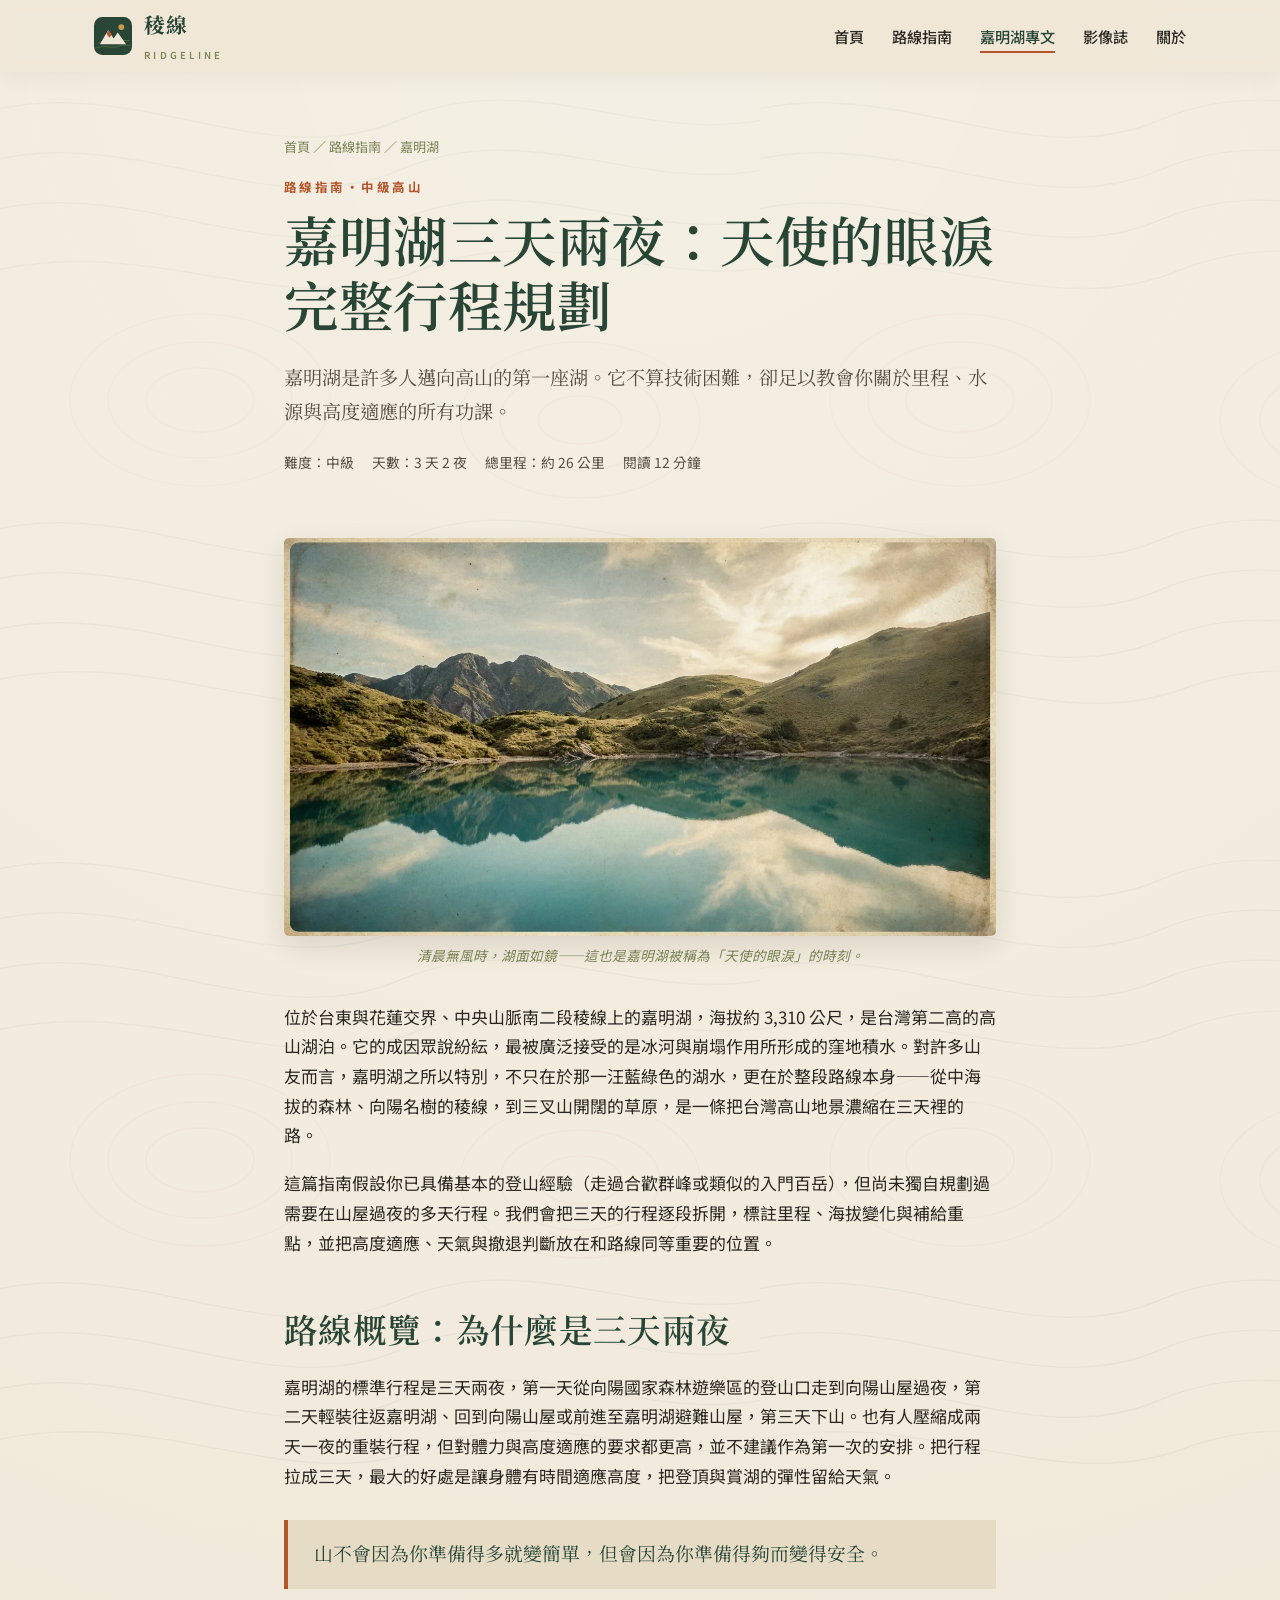
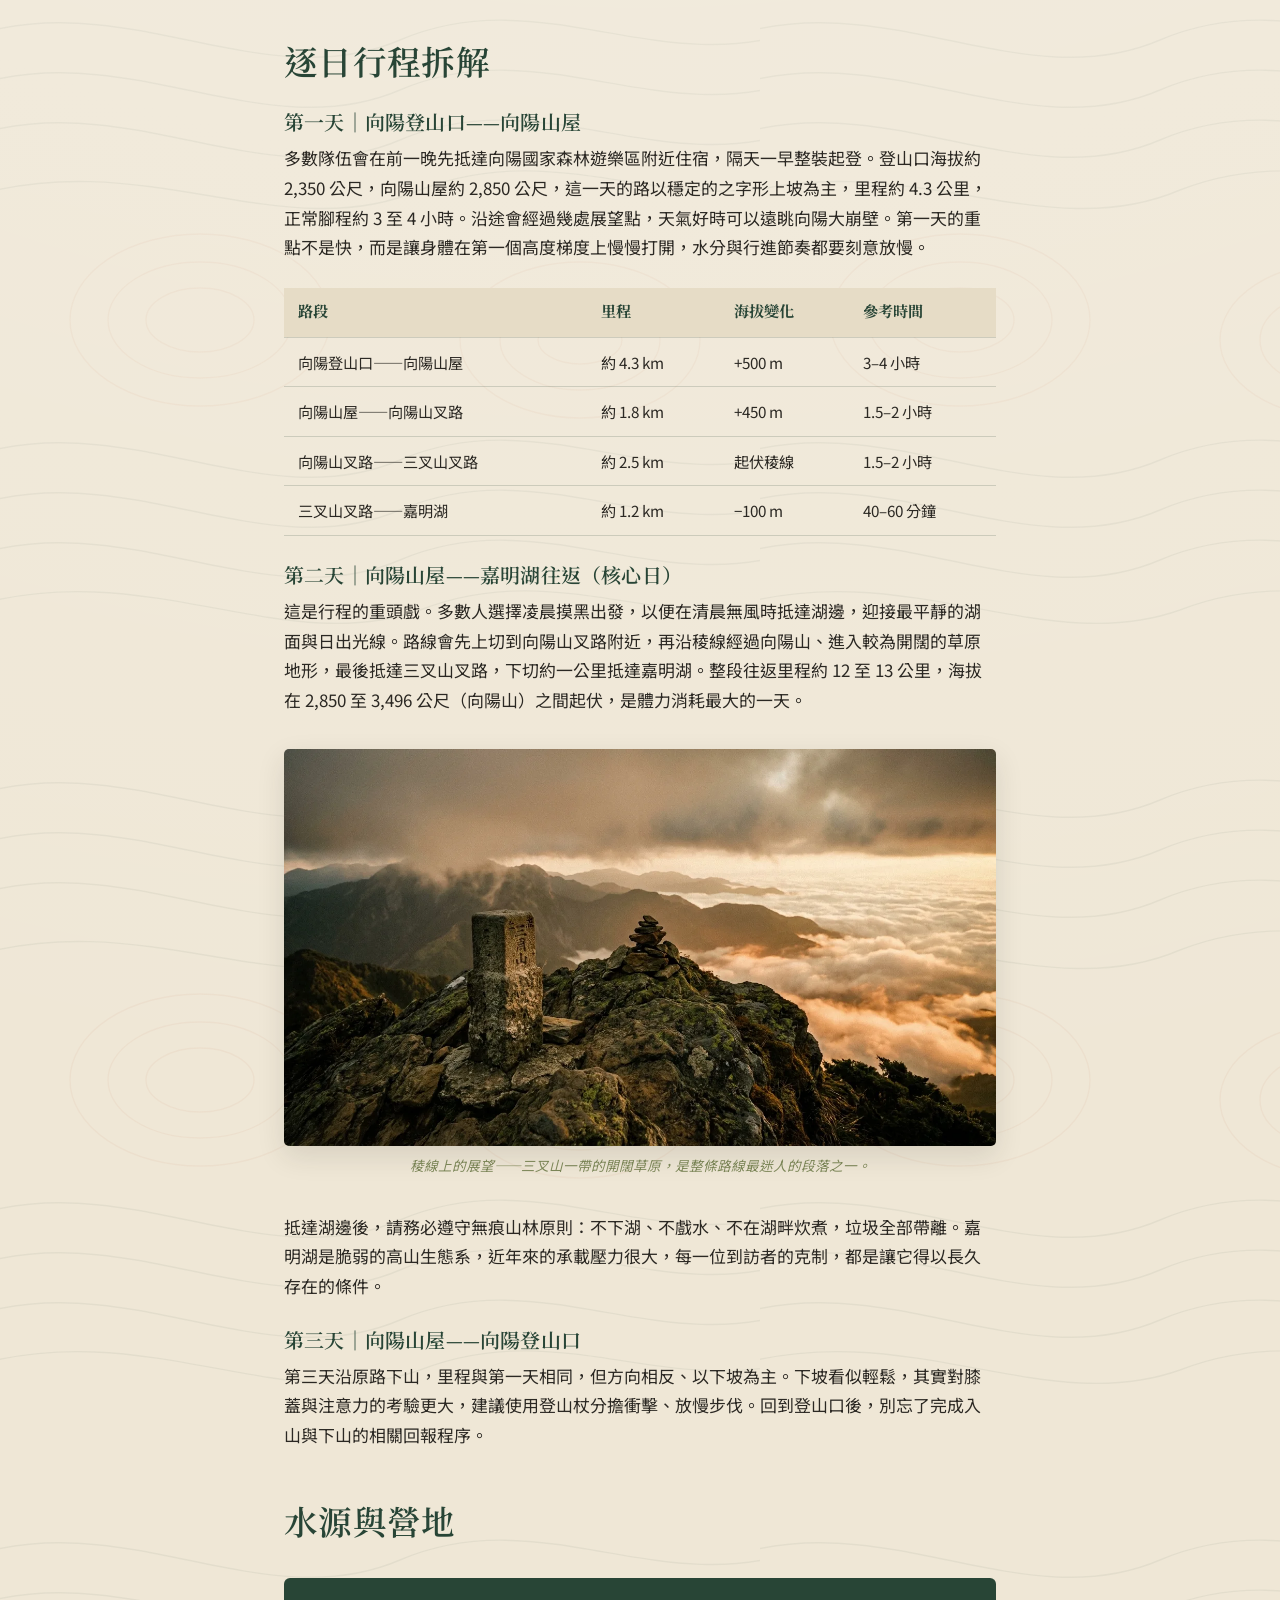
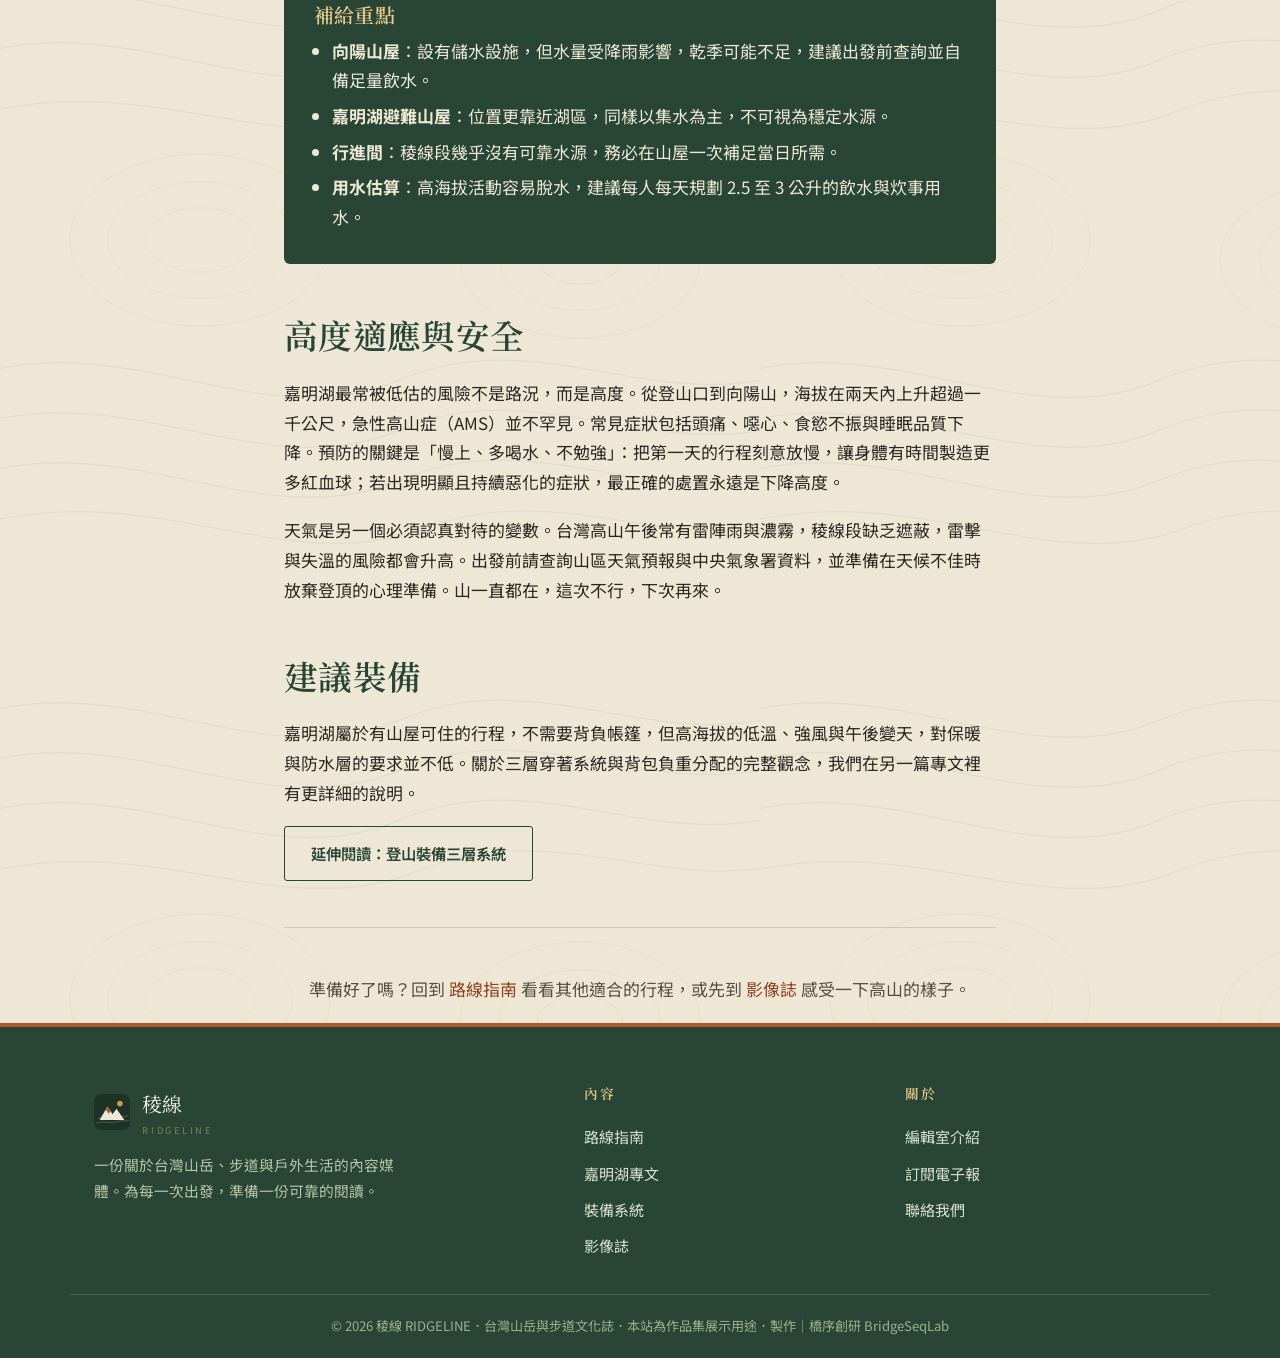
<file: article-jiaming.html>
<!DOCTYPE html>
<html lang="zh-Hant">
<head>
<meta charset="UTF-8">
<meta name="viewport" content="width=device-width, initial-scale=1">
<title>嘉明湖三天兩夜完整路線指南｜向陽、三叉山與天使的眼淚 — 稜線</title>
<meta name="description" content="嘉明湖三天兩夜行程怎麼安排？從向陽登山口到嘉明湖避難山屋，逐段拆解里程、水源、營地、高度適應與撤退點，並附裝備與天氣注意事項，給第一次走中級高山的你。">
<meta name="keywords" content="嘉明湖,嘉明湖路線,天使的眼淚,向陽山,三叉山,嘉明湖避難山屋,向陽登山口,高山健行,登山行程規劃">
<link rel="canonical" href="https://izzo24.github.io/ridgeline-journal/article-jiaming.html">
<meta property="og:type" content="article">
<meta property="og:site_name" content="稜線 RIDGELINE">
<meta property="og:title" content="嘉明湖三天兩夜完整路線指南｜天使的眼淚">
<meta property="og:description" content="逐段拆解里程、水源、營地、高度適應與撤退點的嘉明湖行程規劃。">
<meta property="og:url" content="https://izzo24.github.io/ridgeline-journal/article-jiaming.html">
<meta property="og:image" content="https://izzo24.github.io/ridgeline-journal/images/lake.webp">
<meta property="og:locale" content="zh_TW">
<meta name="twitter:card" content="summary_large_image">
<meta name="theme-color" content="#284536">
<link rel="icon" href="assets/favicon.svg" type="image/svg+xml">
<link rel="preconnect" href="https://fonts.googleapis.com">
<link rel="preconnect" href="https://fonts.gstatic.com" crossorigin>
<link href="https://fonts.googleapis.com/css2?family=Fraunces:opsz,wght@9..144,500;9..144,600;9..144,700&family=Noto+Sans+TC:wght@400;500;700&family=Noto+Serif+TC:wght@500;600;700&display=swap" rel="stylesheet">
<link rel="stylesheet" href="assets/styles.css">
<script type="application/ld+json">
{
  "@context":"https://schema.org",
  "@type":"Article",
  "headline":"嘉明湖三天兩夜完整路線指南｜向陽、三叉山與天使的眼淚",
  "description":"從向陽登山口到嘉明湖避難山屋，逐段拆解里程、水源、營地、高度適應與撤退點的完整行程規劃。",
  "image":"https://izzo24.github.io/ridgeline-journal/images/lake.webp",
  "inLanguage":"zh-Hant",
  "datePublished":"2026-06-10","dateModified":"2026-06-19",
  "author":{"@type":"Organization","name":"稜線 RIDGELINE"},
  "publisher":{"@type":"Organization","name":"稜線 RIDGELINE","logo":{"@type":"ImageObject","url":"https://izzo24.github.io/ridgeline-journal/assets/favicon.svg"}},
  "mainEntityOfPage":{"@type":"WebPage","@id":"https://izzo24.github.io/ridgeline-journal/article-jiaming.html"}
}
</script>
<script type="application/ld+json">
{"@context":"https://schema.org","@type":"BreadcrumbList","itemListElement":[
{"@type":"ListItem","position":1,"name":"首頁","item":"https://izzo24.github.io/ridgeline-journal/"},
{"@type":"ListItem","position":2,"name":"路線指南","item":"https://izzo24.github.io/ridgeline-journal/trails.html"},
{"@type":"ListItem","position":3,"name":"嘉明湖三天兩夜","item":"https://izzo24.github.io/ridgeline-journal/article-jiaming.html"}]}
</script>
</head>
<body>
<header class="site-head">
  <div class="wrap nav">
    <a class="brand" href="index.html" aria-label="稜線 首頁">
      <svg viewBox="0 0 64 64" role="img" aria-hidden="true"><rect width="64" height="64" rx="14" fill="#284536"/><g fill="none" stroke="#7b8557" stroke-width="1.6" stroke-opacity=".55"><path d="M6 44 C 20 38 26 46 40 41 C 50 37 56 42 60 39"/><path d="M4 52 C 20 46 28 54 42 49 C 52 45 58 50 62 47"/></g><path d="M10 46 L24 22 L33 36 L40 26 L54 46 Z" fill="#efe7d6"/><path d="M24 22 L29.5 30.5 L26 35 L21 28 Z" fill="#b4552a"/><circle cx="46" cy="17" r="5" fill="#c79a4e"/></svg>
      <span>稜線<small>RIDGELINE</small></span>
    </a>
    <button class="nav-toggle" aria-label="開啟選單" aria-expanded="false"><span></span></button>
    <ul class="nav-links">
      <li><a href="index.html">首頁</a></li>
      <li><a href="trails.html">路線指南</a></li>
      <li><a href="article-jiaming.html" class="active">嘉明湖專文</a></li>
      <li><a href="gallery.html">影像誌</a></li>
      <li><a href="about.html">關於</a></li>
    </ul>
  </div>
</header>

<article>
<section class="article-head">
  <div class="wrap narrow">
    <nav class="crumbs"><a href="index.html">首頁</a> ／ <a href="trails.html">路線指南</a> ／ 嘉明湖</nav>
    <p class="eyebrow">路線指南・中級高山</p>
    <h1>嘉明湖三天兩夜：天使的眼淚完整行程規劃</h1>
    <p class="lede">嘉明湖是許多人邁向高山的第一座湖。它不算技術困難，卻足以教會你關於里程、水源與高度適應的所有功課。</p>
    <div class="article-meta"><span>難度：中級</span><span>天數：3 天 2 夜</span><span>總里程：約 26 公里</span><span>閱讀 12 分鐘</span></div>
  </div>
</section>

<div class="wrap narrow article-body">
  <figure>
    <img src="images/lake.webp" alt="清晨柔光下平靜如鏡的嘉明湖，倒映周圍草坡與遠方山稜" width="1376" height="768">
    <figcaption>清晨無風時，湖面如鏡——這也是嘉明湖被稱為「天使的眼淚」的時刻。</figcaption>
  </figure>

  <p>位於台東與花蓮交界、中央山脈南二段稜線上的嘉明湖，海拔約 3,310 公尺，是台灣第二高的高山湖泊。它的成因眾說紛紜，最被廣泛接受的是冰河與崩塌作用所形成的窪地積水。對許多山友而言，嘉明湖之所以特別，不只在於那一汪藍綠色的湖水，更在於整段路線本身——從中海拔的森林、向陽名樹的稜線，到三叉山開闊的草原，是一條把台灣高山地景濃縮在三天裡的路。</p>

  <p>這篇指南假設你已具備基本的登山經驗（走過合歡群峰或類似的入門百岳），但尚未獨自規劃過需要在山屋過夜的多天行程。我們會把三天的行程逐段拆開，標註里程、海拔變化與補給重點，並把高度適應、天氣與撤退判斷放在和路線同等重要的位置。</p>

  <h2>路線概覽：為什麼是三天兩夜</h2>
  <p>嘉明湖的標準行程是三天兩夜，第一天從向陽國家森林遊樂區的登山口走到向陽山屋過夜，第二天輕裝往返嘉明湖、回到向陽山屋或前進至嘉明湖避難山屋，第三天下山。也有人壓縮成兩天一夜的重裝行程，但對體力與高度適應的要求都更高，並不建議作為第一次的安排。把行程拉成三天，最大的好處是讓身體有時間適應高度，把登頂與賞湖的彈性留給天氣。</p>

  <blockquote>山不會因為你準備得多就變簡單，但會因為你準備得夠而變得安全。</blockquote>

  <h2>逐日行程拆解</h2>

  <h3>第一天｜向陽登山口——向陽山屋</h3>
  <p>多數隊伍會在前一晚先抵達向陽國家森林遊樂區附近住宿，隔天一早整裝起登。登山口海拔約 2,350 公尺，向陽山屋約 2,850 公尺，這一天的路以穩定的之字形上坡為主，里程約 4.3 公里，正常腳程約 3 至 4 小時。沿途會經過幾處展望點，天氣好時可以遠眺向陽大崩壁。第一天的重點不是快，而是讓身體在第一個高度梯度上慢慢打開，水分與行進節奏都要刻意放慢。</p>

  <table class="datatable">
    <thead><tr><th>路段</th><th>里程</th><th>海拔變化</th><th>參考時間</th></tr></thead>
    <tbody>
      <tr><td>向陽登山口——向陽山屋</td><td>約 4.3 km</td><td>+500 m</td><td>3–4 小時</td></tr>
      <tr><td>向陽山屋——向陽山叉路</td><td>約 1.8 km</td><td>+450 m</td><td>1.5–2 小時</td></tr>
      <tr><td>向陽山叉路——三叉山叉路</td><td>約 2.5 km</td><td>起伏稜線</td><td>1.5–2 小時</td></tr>
      <tr><td>三叉山叉路——嘉明湖</td><td>約 1.2 km</td><td>−100 m</td><td>40–60 分鐘</td></tr>
    </tbody>
  </table>

  <h3>第二天｜向陽山屋——嘉明湖往返（核心日）</h3>
  <p>這是行程的重頭戲。多數人選擇凌晨摸黑出發，以便在清晨無風時抵達湖邊，迎接最平靜的湖面與日出光線。路線會先上切到向陽山叉路附近，再沿稜線經過向陽山、進入較為開闊的草原地形，最後抵達三叉山叉路，下切約一公里抵達嘉明湖。整段往返里程約 12 至 13 公里，海拔在 2,850 至 3,496 公尺（向陽山）之間起伏，是體力消耗最大的一天。</p>
  <figure>
    <img src="images/summit.webp" alt="黃昏稜線上的風化石製路標與小石堆，背景為發橘光的雲海與遠山" width="1376" height="768">
    <figcaption>稜線上的展望——三叉山一帶的開闊草原，是整條路線最迷人的段落之一。</figcaption>
  </figure>
  <p>抵達湖邊後，請務必遵守無痕山林原則：不下湖、不戲水、不在湖畔炊煮，垃圾全部帶離。嘉明湖是脆弱的高山生態系，近年來的承載壓力很大，每一位到訪者的克制，都是讓它得以長久存在的條件。</p>

  <h3>第三天｜向陽山屋——向陽登山口</h3>
  <p>第三天沿原路下山，里程與第一天相同，但方向相反、以下坡為主。下坡看似輕鬆，其實對膝蓋與注意力的考驗更大，建議使用登山杖分擔衝擊、放慢步伐。回到登山口後，別忘了完成入山與下山的相關回報程序。</p>

  <h2>水源與營地</h2>
  <div class="infobox">
    <h3>補給重點</h3>
    <ul>
      <li><b>向陽山屋</b>：設有儲水設施，但水量受降雨影響，乾季可能不足，建議出發前查詢並自備足量飲水。</li>
      <li><b>嘉明湖避難山屋</b>：位置更靠近湖區，同樣以集水為主，不可視為穩定水源。</li>
      <li><b>行進間</b>：稜線段幾乎沒有可靠水源，務必在山屋一次補足當日所需。</li>
      <li><b>用水估算</b>：高海拔活動容易脫水，建議每人每天規劃 2.5 至 3 公升的飲水與炊事用水。</li>
    </ul>
  </div>

  <h2>高度適應與安全</h2>
  <p>嘉明湖最常被低估的風險不是路況，而是高度。從登山口到向陽山，海拔在兩天內上升超過一千公尺，急性高山症（AMS）並不罕見。常見症狀包括頭痛、噁心、食慾不振與睡眠品質下降。預防的關鍵是「慢上、多喝水、不勉強」：把第一天的行程刻意放慢，讓身體有時間製造更多紅血球；若出現明顯且持續惡化的症狀，最正確的處置永遠是下降高度。</p>
  <p>天氣是另一個必須認真對待的變數。台灣高山午後常有雷陣雨與濃霧，稜線段缺乏遮蔽，雷擊與失溫的風險都會升高。出發前請查詢山區天氣預報與中央氣象署資料，並準備在天候不佳時放棄登頂的心理準備。山一直都在，這次不行，下次再來。</p>

  <h2>建議裝備</h2>
  <p>嘉明湖屬於有山屋可住的行程，不需要背負帳篷，但高海拔的低溫、強風與午後變天，對保暖與防水層的要求並不低。關於三層穿著系統與背包負重分配的完整觀念，我們在另一篇專文裡有更詳細的說明。</p>
  <p><a href="article-gear.html" class="btn btn-line">延伸閱讀：登山裝備三層系統</a></p>

  <hr class="divider" style="margin:46px 0">
  <p class="center" style="color:var(--ink-soft)">準備好了嗎？回到 <a href="trails.html">路線指南</a> 看看其他適合的行程，或先到 <a href="gallery.html">影像誌</a> 感受一下高山的樣子。</p>
</div>
</article>

<footer class="site-foot">
  <div class="foot-grid">
    <div>
      <div class="foot-brand">
        <svg viewBox="0 0 64 64" aria-hidden="true"><rect width="64" height="64" rx="14" fill="#1d3327"/><g fill="none" stroke="#7b8557" stroke-width="1.6" stroke-opacity=".6"><path d="M6 44 C 20 38 26 46 40 41 C 50 37 56 42 60 39"/><path d="M4 52 C 20 46 28 54 42 49 C 52 45 58 50 62 47"/></g><path d="M10 46 L24 22 L33 36 L40 26 L54 46 Z" fill="#efe7d6"/><path d="M24 22 L29.5 30.5 L26 35 L21 28 Z" fill="#b4552a"/><circle cx="46" cy="17" r="5" fill="#c79a4e"/></svg>
        <span>稜線<small>RIDGELINE</small></span>
      </div>
      <p class="foot-p">一份關於台灣山岳、步道與戶外生活的內容媒體。為每一次出發，準備一份可靠的閱讀。</p>
    </div>
    <div>
      <h4>內容</h4>
      <a href="trails.html">路線指南</a>
      <a href="article-jiaming.html">嘉明湖專文</a>
      <a href="article-gear.html">裝備系統</a>
      <a href="gallery.html">影像誌</a>
    </div>
    <div>
      <h4>關於</h4>
      <a href="about.html">編輯室介紹</a>
      <a href="about.html#subscribe">訂閱電子報</a>
      <a href="about.html#contact">聯絡我們</a>
    </div>
  </div>
  <div class="foot-bottom">
    © 2026 稜線 RIDGELINE．台灣山岳與步道文化誌．本站為作品集展示用途．製作｜橋序創研 BridgeSeqLab
  </div>
</footer>
<script src="assets/main.js"></script>
</body>
</html>
</file>
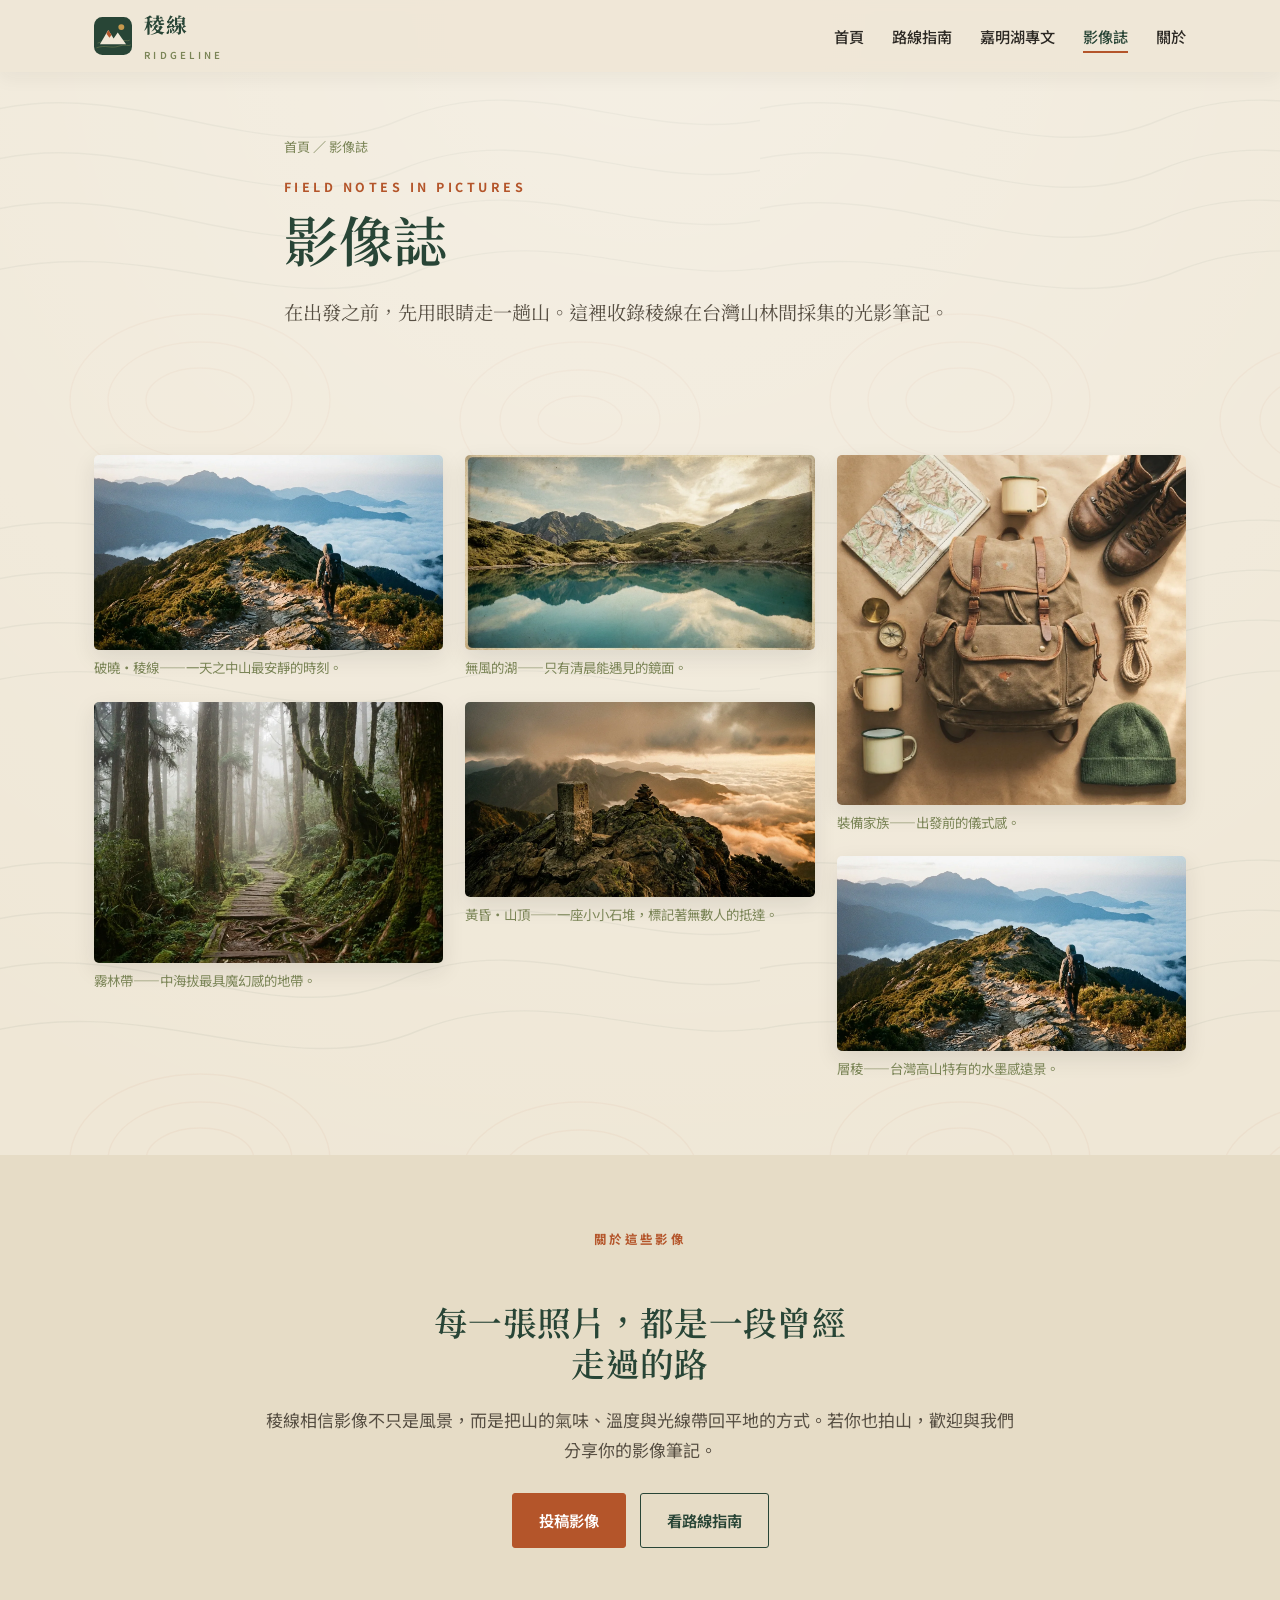
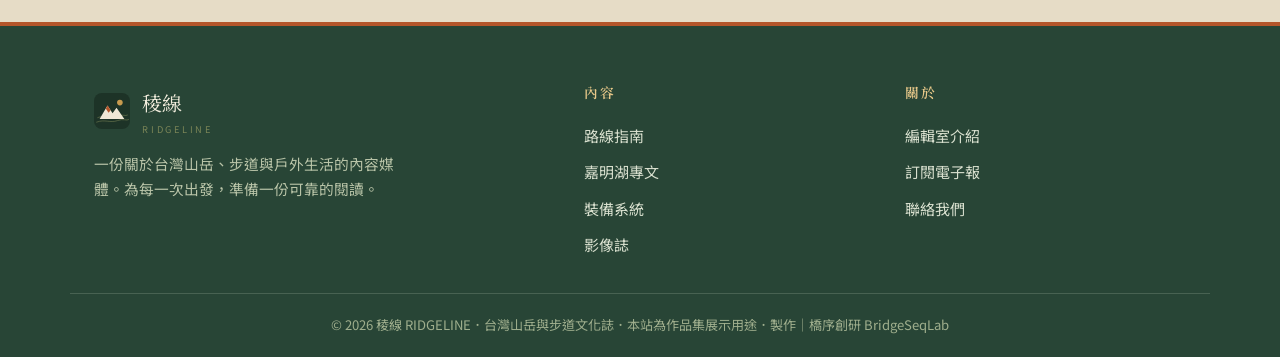
<file: gallery.html>
<!DOCTYPE html>
<html lang="zh-Hant">
<head>
<meta charset="UTF-8">
<meta name="viewport" content="width=device-width, initial-scale=1">
<title>影像誌｜台灣高山與步道影像專欄 — 稜線 RIDGELINE</title>
<meta name="description" content="稜線影像誌：以野外圖鑑視角拍攝的台灣高山、霧林、湖泊與稜線影像。在出發之前，先用眼睛走一趟山。">
<meta name="keywords" content="山岳攝影,台灣高山影像,登山攝影,霧林,雲海,稜線攝影,自然攝影專欄">
<link rel="canonical" href="https://izzo24.github.io/ridgeline-journal/gallery.html">
<meta property="og:type" content="website">
<meta property="og:site_name" content="稜線 RIDGELINE">
<meta property="og:title" content="影像誌｜台灣高山與步道影像專欄">
<meta property="og:description" content="以野外圖鑑視角拍攝的台灣高山、霧林、湖泊與稜線影像。">
<meta property="og:url" content="https://izzo24.github.io/ridgeline-journal/gallery.html">
<meta property="og:image" content="https://izzo24.github.io/ridgeline-journal/images/trail.webp">
<meta property="og:locale" content="zh_TW">
<meta name="twitter:card" content="summary_large_image">
<meta name="theme-color" content="#284536">
<link rel="icon" href="assets/favicon.svg" type="image/svg+xml">
<link rel="preconnect" href="https://fonts.googleapis.com">
<link rel="preconnect" href="https://fonts.gstatic.com" crossorigin>
<link href="https://fonts.googleapis.com/css2?family=Fraunces:opsz,wght@9..144,500;9..144,600;9..144,700&family=Noto+Sans+TC:wght@400;500;700&family=Noto+Serif+TC:wght@500;600;700&display=swap" rel="stylesheet">
<link rel="stylesheet" href="assets/styles.css">
<script type="application/ld+json">
{
  "@context":"https://schema.org","@type":"ImageGallery",
  "name":"影像誌｜台灣高山與步道影像專欄",
  "url":"https://izzo24.github.io/ridgeline-journal/gallery.html",
  "inLanguage":"zh-Hant",
  "isPartOf":{"@type":"WebSite","name":"稜線 RIDGELINE","url":"https://izzo24.github.io/ridgeline-journal/"}
}
</script>
<script type="application/ld+json">
{"@context":"https://schema.org","@type":"BreadcrumbList","itemListElement":[
{"@type":"ListItem","position":1,"name":"首頁","item":"https://izzo24.github.io/ridgeline-journal/"},
{"@type":"ListItem","position":2,"name":"影像誌","item":"https://izzo24.github.io/ridgeline-journal/gallery.html"}]}
</script>
</head>
<body>
<header class="site-head">
  <div class="wrap nav">
    <a class="brand" href="index.html" aria-label="稜線 首頁">
      <svg viewBox="0 0 64 64" role="img" aria-hidden="true"><rect width="64" height="64" rx="14" fill="#284536"/><g fill="none" stroke="#7b8557" stroke-width="1.6" stroke-opacity=".55"><path d="M6 44 C 20 38 26 46 40 41 C 50 37 56 42 60 39"/><path d="M4 52 C 20 46 28 54 42 49 C 52 45 58 50 62 47"/></g><path d="M10 46 L24 22 L33 36 L40 26 L54 46 Z" fill="#efe7d6"/><path d="M24 22 L29.5 30.5 L26 35 L21 28 Z" fill="#b4552a"/><circle cx="46" cy="17" r="5" fill="#c79a4e"/></svg>
      <span>稜線<small>RIDGELINE</small></span>
    </a>
    <button class="nav-toggle" aria-label="開啟選單" aria-expanded="false"><span></span></button>
    <ul class="nav-links">
      <li><a href="index.html">首頁</a></li>
      <li><a href="trails.html">路線指南</a></li>
      <li><a href="article-jiaming.html">嘉明湖專文</a></li>
      <li><a href="gallery.html" class="active">影像誌</a></li>
      <li><a href="about.html">關於</a></li>
    </ul>
  </div>
</header>

<section class="article-head">
  <div class="wrap narrow">
    <nav class="crumbs"><a href="index.html">首頁</a> ／ 影像誌</nav>
    <p class="eyebrow">FIELD NOTES IN PICTURES</p>
    <h1>影像誌</h1>
    <p class="lede">在出發之前，先用眼睛走一趟山。這裡收錄稜線在台灣山林間採集的光影筆記。</p>
  </div>
</section>

<section class="section">
  <div class="wrap">
    <div class="masonry">
      <figure data-reveal><img src="images/hero.webp" alt="破曉時分的高山稜線，雲海之上層疊的山稜與金色晨光" width="1376" height="768"><figcaption>破曉・稜線——一天之中山最安靜的時刻。</figcaption></figure>
      <figure data-reveal><img src="images/trail.webp" alt="霧氣繚繞的森林步道，穿過高聳檜木與覆滿苔蘚的樹根" width="1200" height="896"><figcaption>霧林帶——中海拔最具魔幻感的地帶。</figcaption></figure>
      <figure data-reveal><img src="images/lake.webp" alt="清晨柔光下平靜如鏡的高山湖泊，倒映周圍草坡與岩峰" width="1376" height="768"><figcaption>無風的湖——只有清晨能遇見的鏡面。</figcaption></figure>
      <figure data-reveal><img src="images/summit.webp" alt="黃昏的山頂，風化石製路標與小石堆，背後是橘光雲海" width="1376" height="768"><figcaption>黃昏・山頂——一座小小石堆，標記著無數人的抵達。</figcaption></figure>
      <figure data-reveal><img src="images/gear.webp" alt="平鋪於牛皮紙上的登山裝備全家福" width="1024" height="1024"><figcaption>裝備家族——出發前的儀式感。</figcaption></figure>
      <figure data-reveal><img src="images/hero.webp" alt="高山稜線層疊遠望" width="1376" height="768"><figcaption>層稜——台灣高山特有的水墨感遠景。</figcaption></figure>
    </div>
  </div>
</section>

<section class="section alt">
  <div class="wrap center">
    <p class="eyebrow">關於這些影像</p>
    <h2 style="max-width:20ch;margin-inline:auto">每一張照片，都是一段曾經走過的路</h2>
    <p class="narrow" style="margin-inline:auto;color:var(--ink-soft)">稜線相信影像不只是風景，而是把山的氣味、溫度與光線帶回平地的方式。若你也拍山，歡迎與我們分享你的影像筆記。</p>
    <div class="btn-row" style="justify-content:center"><a href="about.html#contact" class="btn btn-primary">投稿影像</a><a href="trails.html" class="btn btn-line">看路線指南</a></div>
  </div>
</section>

<footer class="site-foot">
  <div class="foot-grid">
    <div>
      <div class="foot-brand">
        <svg viewBox="0 0 64 64" aria-hidden="true"><rect width="64" height="64" rx="14" fill="#1d3327"/><g fill="none" stroke="#7b8557" stroke-width="1.6" stroke-opacity=".6"><path d="M6 44 C 20 38 26 46 40 41 C 50 37 56 42 60 39"/><path d="M4 52 C 20 46 28 54 42 49 C 52 45 58 50 62 47"/></g><path d="M10 46 L24 22 L33 36 L40 26 L54 46 Z" fill="#efe7d6"/><path d="M24 22 L29.5 30.5 L26 35 L21 28 Z" fill="#b4552a"/><circle cx="46" cy="17" r="5" fill="#c79a4e"/></svg>
        <span>稜線<small>RIDGELINE</small></span>
      </div>
      <p class="foot-p">一份關於台灣山岳、步道與戶外生活的內容媒體。為每一次出發，準備一份可靠的閱讀。</p>
    </div>
    <div>
      <h4>內容</h4>
      <a href="trails.html">路線指南</a>
      <a href="article-jiaming.html">嘉明湖專文</a>
      <a href="article-gear.html">裝備系統</a>
      <a href="gallery.html">影像誌</a>
    </div>
    <div>
      <h4>關於</h4>
      <a href="about.html">編輯室介紹</a>
      <a href="about.html#subscribe">訂閱電子報</a>
      <a href="about.html#contact">聯絡我們</a>
    </div>
  </div>
  <div class="foot-bottom">
    © 2026 稜線 RIDGELINE．台灣山岳與步道文化誌．本站為作品集展示用途．製作｜橋序創研 BridgeSeqLab
  </div>
</footer>
<script src="assets/main.js"></script>
</body>
</html>
</file>
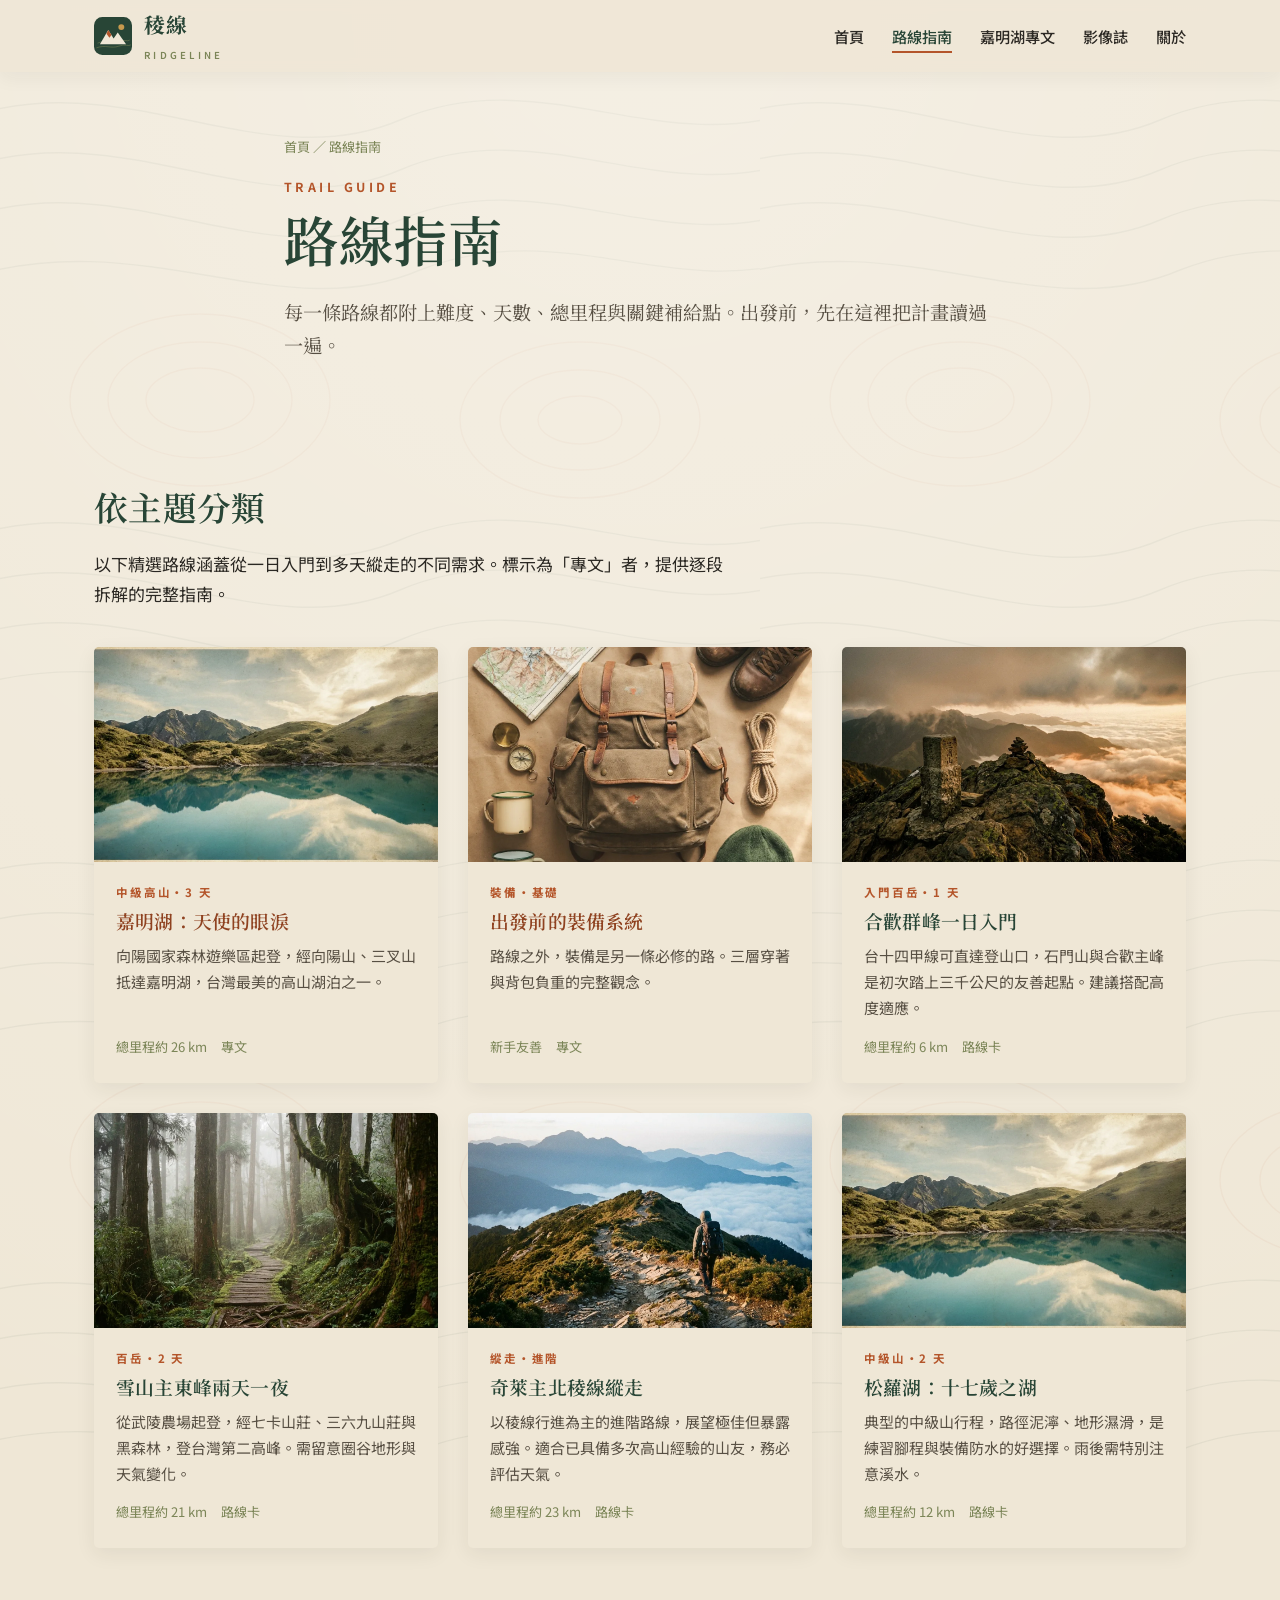
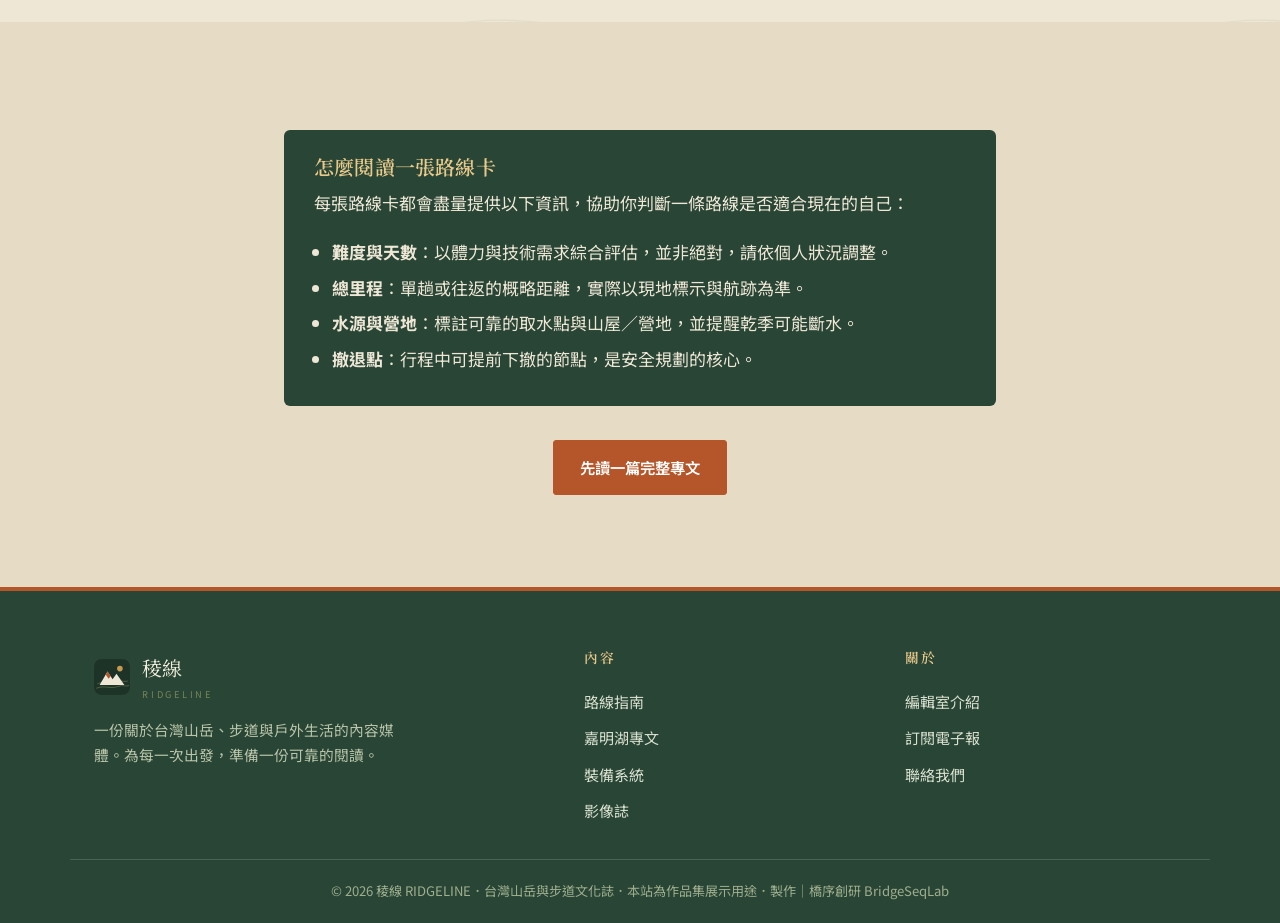
<file: trails.html>
<!DOCTYPE html>
<html lang="zh-Hant">
<head>
<meta charset="UTF-8">
<meta name="viewport" content="width=device-width, initial-scale=1">
<title>路線指南｜台灣百岳與中級山步道總覽 — 稜線 RIDGELINE</title>
<meta name="description" content="稜線的路線指南總覽：依難度與天數分類的台灣高山與中級山步道，標註里程、水源、營地與撤退點，協助你規劃安全可行的山行。">
<meta name="keywords" content="台灣步道,百岳路線,登山路線規劃,嘉明湖,玉山,雪山,合歡群峰,中級山">
<link rel="canonical" href="https://izzo24.github.io/ridgeline-journal/trails.html">
<meta property="og:type" content="website">
<meta property="og:site_name" content="稜線 RIDGELINE">
<meta property="og:title" content="路線指南｜台灣百岳與中級山步道總覽">
<meta property="og:description" content="依難度與天數分類的台灣山岳步道，標註里程、水源與撤退點。">
<meta property="og:url" content="https://izzo24.github.io/ridgeline-journal/trails.html">
<meta property="og:image" content="https://izzo24.github.io/ridgeline-journal/images/summit.webp">
<meta property="og:locale" content="zh_TW">
<meta name="twitter:card" content="summary_large_image">
<meta name="theme-color" content="#284536">
<link rel="icon" href="assets/favicon.svg" type="image/svg+xml">
<link rel="preconnect" href="https://fonts.googleapis.com">
<link rel="preconnect" href="https://fonts.gstatic.com" crossorigin>
<link href="https://fonts.googleapis.com/css2?family=Fraunces:opsz,wght@9..144,500;9..144,600;9..144,700&family=Noto+Sans+TC:wght@400;500;700&family=Noto+Serif+TC:wght@500;600;700&display=swap" rel="stylesheet">
<link rel="stylesheet" href="assets/styles.css">
<script type="application/ld+json">
{
  "@context":"https://schema.org",
  "@type":"CollectionPage",
  "name":"路線指南｜台灣百岳與中級山步道總覽",
  "url":"https://izzo24.github.io/ridgeline-journal/trails.html",
  "inLanguage":"zh-Hant",
  "isPartOf":{"@type":"WebSite","name":"稜線 RIDGELINE","url":"https://izzo24.github.io/ridgeline-journal/"},
  "about":"台灣登山步道路線",
  "mainEntity":{"@type":"ItemList","itemListElement":[
    {"@type":"ListItem","position":1,"name":"嘉明湖三天兩夜路線","url":"https://izzo24.github.io/ridgeline-journal/article-jiaming.html"},
    {"@type":"ListItem","position":2,"name":"合歡群峰一日入門","url":"https://izzo24.github.io/ridgeline-journal/trails.html"},
    {"@type":"ListItem","position":3,"name":"雪山主東峰兩天一夜","url":"https://izzo24.github.io/ridgeline-journal/trails.html"}
  ]}
}
</script>
<script type="application/ld+json">
{"@context":"https://schema.org","@type":"BreadcrumbList","itemListElement":[
{"@type":"ListItem","position":1,"name":"首頁","item":"https://izzo24.github.io/ridgeline-journal/"},
{"@type":"ListItem","position":2,"name":"路線指南","item":"https://izzo24.github.io/ridgeline-journal/trails.html"}]}
</script>
</head>
<body>
<header class="site-head">
  <div class="wrap nav">
    <a class="brand" href="index.html" aria-label="稜線 首頁">
      <svg viewBox="0 0 64 64" role="img" aria-hidden="true"><rect width="64" height="64" rx="14" fill="#284536"/><g fill="none" stroke="#7b8557" stroke-width="1.6" stroke-opacity=".55"><path d="M6 44 C 20 38 26 46 40 41 C 50 37 56 42 60 39"/><path d="M4 52 C 20 46 28 54 42 49 C 52 45 58 50 62 47"/></g><path d="M10 46 L24 22 L33 36 L40 26 L54 46 Z" fill="#efe7d6"/><path d="M24 22 L29.5 30.5 L26 35 L21 28 Z" fill="#b4552a"/><circle cx="46" cy="17" r="5" fill="#c79a4e"/></svg>
      <span>稜線<small>RIDGELINE</small></span>
    </a>
    <button class="nav-toggle" aria-label="開啟選單" aria-expanded="false"><span></span></button>
    <ul class="nav-links">
      <li><a href="index.html">首頁</a></li>
      <li><a href="trails.html" class="active">路線指南</a></li>
      <li><a href="article-jiaming.html">嘉明湖專文</a></li>
      <li><a href="gallery.html">影像誌</a></li>
      <li><a href="about.html">關於</a></li>
    </ul>
  </div>
</header>

<section class="article-head">
  <div class="wrap narrow">
    <nav class="crumbs"><a href="index.html">首頁</a> ／ 路線指南</nav>
    <p class="eyebrow">TRAIL GUIDE</p>
    <h1>路線指南</h1>
    <p class="lede">每一條路線都附上難度、天數、總里程與關鍵補給點。出發前，先在這裡把計畫讀過一遍。</p>
  </div>
</section>

<section class="section">
  <div class="wrap">
    <div class="section-head">
      <h2 class="mt0">依主題分類</h2>
      <p>以下精選路線涵蓋從一日入門到多天縱走的不同需求。標示為「專文」者，提供逐段拆解的完整指南。</p>
    </div>
    <div class="card-grid">
      <article class="card" data-reveal>
        <a class="card-thumb" href="article-jiaming.html"><img src="images/lake.webp" alt="嘉明湖清晨平靜湖面" width="800" height="500"></a>
        <div class="card-body">
          <span class="tag">中級高山・3 天</span>
          <h3><a href="article-jiaming.html">嘉明湖：天使的眼淚</a></h3>
          <p>向陽國家森林遊樂區起登，經向陽山、三叉山抵達嘉明湖，台灣最美的高山湖泊之一。</p>
          <div class="card-meta"><span>總里程約 26 km</span><span>專文</span></div>
        </div>
      </article>
      <article class="card" data-reveal>
        <a class="card-thumb" href="article-gear.html"><img src="images/gear.webp" alt="登山裝備平鋪圖" width="800" height="500"></a>
        <div class="card-body">
          <span class="tag">裝備・基礎</span>
          <h3><a href="article-gear.html">出發前的裝備系統</a></h3>
          <p>路線之外，裝備是另一條必修的路。三層穿著與背包負重的完整觀念。</p>
          <div class="card-meta"><span>新手友善</span><span>專文</span></div>
        </div>
      </article>
      <article class="card" data-reveal>
        <div class="card-thumb"><img src="images/summit.webp" alt="合歡群峰黃昏稜線" width="800" height="500"></div>
        <div class="card-body">
          <span class="tag">入門百岳・1 天</span>
          <h3>合歡群峰一日入門</h3>
          <p>台十四甲線可直達登山口，石門山與合歡主峰是初次踏上三千公尺的友善起點。建議搭配高度適應。</p>
          <div class="card-meta"><span>總里程約 6 km</span><span>路線卡</span></div>
        </div>
      </article>
      <article class="card" data-reveal>
        <div class="card-thumb"><img src="images/trail.webp" alt="雪山森林步道霧林帶" width="800" height="500"></div>
        <div class="card-body">
          <span class="tag">百岳・2 天</span>
          <h3>雪山主東峰兩天一夜</h3>
          <p>從武陵農場起登，經七卡山莊、三六九山莊與黑森林，登台灣第二高峰。需留意圈谷地形與天氣變化。</p>
          <div class="card-meta"><span>總里程約 21 km</span><span>路線卡</span></div>
        </div>
      </article>
      <article class="card" data-reveal>
        <div class="card-thumb"><img src="images/hero.webp" alt="高山稜線縱走破曉" width="800" height="500"></div>
        <div class="card-body">
          <span class="tag">縱走・進階</span>
          <h3>奇萊主北稜線縱走</h3>
          <p>以稜線行進為主的進階路線，展望極佳但暴露感強。適合已具備多次高山經驗的山友，務必評估天氣。</p>
          <div class="card-meta"><span>總里程約 23 km</span><span>路線卡</span></div>
        </div>
      </article>
      <article class="card" data-reveal>
        <div class="card-thumb"><img src="images/lake.webp" alt="中級山湖泊水源點" width="800" height="500"></div>
        <div class="card-body">
          <span class="tag">中級山・2 天</span>
          <h3>松蘿湖：十七歲之湖</h3>
          <p>典型的中級山行程，路徑泥濘、地形濕滑，是練習腳程與裝備防水的好選擇。雨後需特別注意溪水。</p>
          <div class="card-meta"><span>總里程約 12 km</span><span>路線卡</span></div>
        </div>
      </article>
    </div>
  </div>
</section>

<section class="section alt">
  <div class="wrap narrow">
    <div class="infobox">
      <h3>怎麼閱讀一張路線卡</h3>
      <p style="color:var(--paper)">每張路線卡都會盡量提供以下資訊，協助你判斷一條路線是否適合現在的自己：</p>
      <ul>
        <li><b>難度與天數</b>：以體力與技術需求綜合評估，並非絕對，請依個人狀況調整。</li>
        <li><b>總里程</b>：單趟或往返的概略距離，實際以現地標示與航跡為準。</li>
        <li><b>水源與營地</b>：標註可靠的取水點與山屋／營地，並提醒乾季可能斷水。</li>
        <li><b>撤退點</b>：行程中可提前下撤的節點，是安全規劃的核心。</li>
      </ul>
    </div>
    <p class="center" style="margin-top:30px"><a href="article-jiaming.html" class="btn btn-primary">先讀一篇完整專文</a></p>
  </div>
</section>

<footer class="site-foot">
  <div class="foot-grid">
    <div>
      <div class="foot-brand">
        <svg viewBox="0 0 64 64" aria-hidden="true"><rect width="64" height="64" rx="14" fill="#1d3327"/><g fill="none" stroke="#7b8557" stroke-width="1.6" stroke-opacity=".6"><path d="M6 44 C 20 38 26 46 40 41 C 50 37 56 42 60 39"/><path d="M4 52 C 20 46 28 54 42 49 C 52 45 58 50 62 47"/></g><path d="M10 46 L24 22 L33 36 L40 26 L54 46 Z" fill="#efe7d6"/><path d="M24 22 L29.5 30.5 L26 35 L21 28 Z" fill="#b4552a"/><circle cx="46" cy="17" r="5" fill="#c79a4e"/></svg>
        <span>稜線<small>RIDGELINE</small></span>
      </div>
      <p class="foot-p">一份關於台灣山岳、步道與戶外生活的內容媒體。為每一次出發，準備一份可靠的閱讀。</p>
    </div>
    <div>
      <h4>內容</h4>
      <a href="trails.html">路線指南</a>
      <a href="article-jiaming.html">嘉明湖專文</a>
      <a href="article-gear.html">裝備系統</a>
      <a href="gallery.html">影像誌</a>
    </div>
    <div>
      <h4>關於</h4>
      <a href="about.html">編輯室介紹</a>
      <a href="about.html#subscribe">訂閱電子報</a>
      <a href="about.html#contact">聯絡我們</a>
    </div>
  </div>
  <div class="foot-bottom">
    © 2026 稜線 RIDGELINE．台灣山岳與步道文化誌．本站為作品集展示用途．製作｜橋序創研 BridgeSeqLab
  </div>
</footer>
<script src="assets/main.js"></script>
</body>
</html>
</file>
<file: assets/styles.css>
/* 稜線誌 RIDGELINE — 復古野外圖鑑 × 等高線 field-guide / topographic */
:root{
  --paper:#efe7d6;        /* 牛皮紙米白 */
  --paper-2:#e6dcc6;      /* 較深紙色 */
  --ink:#2b2823;          /* 炭墨 */
  --ink-soft:#574f43;     /* 次要文字 */
  --forest:#284536;       /* 森林深綠 */
  --forest-2:#3a5c48;     /* 森林綠 */
  --moss:#7b8557;         /* 苔綠 */
  --rust:#b4552a;         /* 鏽橘 */
  --rust-dark:#8f4220;
  --gold-2:#c79a4e;       /* 復古金 */
  --line:rgba(40,69,54,.18);
  --shadow:rgba(43,40,35,.14);
  --maxw:1140px;
  --serif:"Fraunces","Noto Serif TC",Georgia,serif;
  --sans:"Noto Sans TC","Helvetica Neue",Arial,sans-serif;
}
*{box-sizing:border-box}
html{scroll-behavior:smooth}
body{
  margin:0;
  font-family:var(--sans);
  color:var(--ink);
  background-color:var(--paper);
  background-image:
    radial-gradient(circle at 50% 0,rgba(255,255,255,.35),transparent 60%),
    url("topo.svg");
  background-size:auto,760px;
  line-height:1.75;
  font-size:17px;
  -webkit-font-smoothing:antialiased;
}
img{max-width:100%;height:auto;display:block}
a{color:var(--rust-dark);text-decoration:none}
a:hover{color:var(--rust)}
h1,h2,h3,h4{font-family:var(--serif);color:var(--forest);line-height:1.2;font-weight:600;letter-spacing:.01em}
h1{font-size:clamp(2.1rem,5vw,3.4rem);margin:.2em 0 .4em}
h2{font-size:clamp(1.5rem,3vw,2.1rem);margin:1.6em 0 .6em}
h3{font-size:1.25rem;margin:1.4em 0 .4em}
p{margin:0 0 1.1em}
.wrap{max-width:var(--maxw);margin:0 auto;padding:0 24px}
.narrow{max-width:760px}
.eyebrow{font-family:var(--sans);font-size:.78rem;letter-spacing:.28em;text-transform:uppercase;color:var(--rust);font-weight:700;margin:0 0 .6em}

/* ---- Header / Nav ---- */
.site-head{position:sticky;top:0;z-index:50;background:rgba(239,231,214,.92);backdrop-filter:blur(6px);box-shadow:0 6px 18px rgba(43,40,35,.05)}
.nav{display:flex;align-items:center;justify-content:space-between;gap:18px;height:72px}
.brand{display:flex;align-items:center;gap:12px;font-family:var(--serif);font-weight:700;color:var(--forest);font-size:1.3rem;letter-spacing:.04em}
.brand svg{width:38px;height:38px;flex:none}
.brand small{display:block;font-family:var(--sans);font-size:.6rem;letter-spacing:.34em;color:var(--moss);font-weight:600;margin-top:2px}
.nav-links{display:flex;gap:28px;list-style:none;margin:0;padding:0;font-size:.95rem;font-weight:500}
.nav-links a{color:var(--ink);position:relative;padding:4px 0}
.nav-links a.active,.nav-links a:hover{color:var(--forest)}
.nav-links a.active::after{content:"";position:absolute;left:0;right:0;bottom:-2px;height:2px;background:var(--rust)}
.nav-toggle{display:none;background:none;border:1.5px solid var(--forest);border-radius:6px;width:42px;height:38px;cursor:pointer;align-items:center;justify-content:center}
.nav-toggle span,.nav-toggle span::before,.nav-toggle span::after{content:"";display:block;width:20px;height:2px;background:var(--forest);position:relative}
.nav-toggle span::before{position:absolute;top:-6px}
.nav-toggle span::after{position:absolute;top:6px}

/* ---- Hero ---- */
.hero{position:relative;overflow:hidden}
.hero-img{position:absolute;inset:0;width:100%;height:100%;object-fit:cover}
.hero::after{content:"";position:absolute;inset:0;background:linear-gradient(180deg,rgba(40,69,54,.34),rgba(43,40,35,.62))}
.hero-inner{position:relative;z-index:2;max-width:var(--maxw);margin:0 auto;padding:120px 24px 96px;color:#f6f0e2}
.hero-inner .eyebrow{color:#e9c98a}
.hero-inner h1{color:#fbf6ea;text-shadow:0 2px 18px rgba(0,0,0,.3);max-width:14ch}
.hero-inner p{max-width:52ch;font-size:1.12rem;color:#efe7d6}
.stamp{display:inline-flex;align-items:center;gap:8px;border:2px solid #e9c98a;color:#e9c98a;border-radius:40px;padding:6px 16px;font-size:.74rem;letter-spacing:.2em;text-transform:uppercase;font-weight:700;margin-bottom:22px}

/* ---- Buttons ---- */
.btn{display:inline-flex;align-items:center;gap:9px;font-weight:600;font-family:var(--sans);padding:13px 26px;border-radius:3px;border:1.5px solid transparent;cursor:pointer;transition:.18s;font-size:.96rem}
.btn-primary{background:var(--rust);color:#fff;border-color:var(--rust)}
.btn-primary:hover{background:var(--rust-dark);color:#fff}
.btn-ghost{background:transparent;color:#f6f0e2;border-color:rgba(246,240,226,.6)}
.btn-ghost:hover{background:rgba(246,240,226,.12);color:#fff}
.btn-line{background:transparent;color:var(--forest);border-color:var(--forest)}
.btn-line:hover{background:var(--forest);color:var(--paper)}
.btn-row{display:flex;gap:14px;flex-wrap:wrap;margin-top:28px}

/* ---- Sections ---- */
.section{padding:74px 0}
.section.alt{background:var(--paper-2)}
.section-head{max-width:640px;margin-bottom:38px}
.section-head.center{margin-left:auto;margin-right:auto;text-align:center}

/* ---- Article cards ---- */
.card-grid{display:grid;grid-template-columns:repeat(auto-fill,minmax(290px,1fr));gap:30px}
.card{background:var(--paper);border-radius:5px;overflow:hidden;display:flex;flex-direction:column;transition:transform .2s ease,box-shadow .2s ease;box-shadow:0 6px 20px rgba(43,40,35,.07)}
.card:hover{transform:translateY(-4px);box-shadow:0 16px 34px rgba(43,40,35,.13)}
.card-thumb{aspect-ratio:16/10;overflow:hidden;background:var(--paper-2)}
.card-thumb img{width:100%;height:100%;object-fit:cover;transition:.4s}
.card:hover .card-thumb img{transform:scale(1.05)}
.card-body{padding:20px 22px 24px;display:flex;flex-direction:column;flex:1}
.tag{display:inline-block;font-size:.72rem;letter-spacing:.16em;text-transform:uppercase;font-weight:700;color:var(--rust);margin-bottom:10px}
.card-body h3{margin:0 0 8px;font-size:1.18rem}
.card-body p{font-size:.94rem;color:var(--ink-soft);margin-bottom:14px}
.card-meta{margin-top:auto;font-size:.82rem;color:var(--moss);display:flex;gap:14px;flex-wrap:wrap}
.card-meta span{display:inline-flex;align-items:center;gap:5px}

/* ---- Feature split ---- */
.split{display:grid;grid-template-columns:1.05fr 1fr;gap:54px;align-items:center}
.split img{border-radius:5px;box-shadow:0 14px 38px rgba(43,40,35,.16)}
.feature-list{list-style:none;margin:18px 0 0;padding:0}
.feature-list li{display:flex;gap:14px;padding:14px 0;border-top:1px solid var(--line)}
.feature-list li:last-child{border-bottom:1px solid var(--line)}
.feature-list .ic{flex:none;width:34px;height:34px;color:var(--rust)}
.feature-list b{display:block;color:var(--forest);font-family:var(--serif)}
.feature-list small{color:var(--ink-soft);font-size:.9rem;line-height:1.6}

/* ---- Stat band ---- */
.stats{display:grid;grid-template-columns:repeat(4,1fr);gap:24px;text-align:center}
.stats .n{font-family:var(--serif);font-size:2.4rem;color:var(--rust);font-weight:600;line-height:1}
.stats small{display:block;color:var(--ink-soft);font-size:.86rem;margin-top:8px;letter-spacing:.04em}

/* ---- Article body ---- */
.article-head{padding:64px 0 30px}
.crumbs{font-size:.82rem;color:var(--moss);margin-bottom:18px}
.crumbs a{color:var(--moss)}
.article-meta{display:flex;gap:18px;flex-wrap:wrap;font-size:.86rem;color:var(--ink-soft);margin-top:16px}
.article-body{font-size:1.06rem}
.article-body figure{margin:34px 0}
.article-body figure img{border-radius:5px;box-shadow:0 10px 28px rgba(43,40,35,.12)}
.article-body figcaption{font-size:.85rem;color:var(--moss);margin-top:8px;text-align:center;font-style:italic}
.article-body blockquote{margin:30px 0;padding:18px 26px;border-left:4px solid var(--rust);background:var(--paper-2);font-family:var(--serif);font-size:1.18rem;color:var(--forest)}
.lede{font-size:1.2rem;color:var(--ink-soft);font-family:var(--serif)}
.infobox{background:var(--forest);color:var(--paper);border-radius:6px;padding:26px 30px;margin:34px 0}
.infobox h3{color:#e9c98a;margin-top:0}
.infobox ul{margin:0;padding-left:18px}
.infobox li{margin:6px 0}
.datatable{width:100%;border-collapse:collapse;margin:26px 0;font-size:.95rem}
.datatable th,.datatable td{text-align:left;padding:11px 14px;border-bottom:1px solid var(--line)}
.datatable th{background:var(--paper-2);font-family:var(--serif);color:var(--forest)}
.datatable tr:hover td{background:rgba(123,133,87,.08)}

/* ---- Gallery ---- */
.masonry{columns:3;column-gap:22px}
.masonry figure{break-inside:avoid;margin:0 0 22px}
.masonry img{border-radius:5px;width:100%;height:auto;box-shadow:0 8px 22px rgba(43,40,35,.1)}
.masonry figcaption{font-size:.84rem;color:var(--moss);margin-top:6px}

/* ---- Contact / form ---- */
.form{display:grid;gap:16px;max-width:560px}
.field label{display:block;font-size:.88rem;font-weight:600;color:var(--forest);margin-bottom:6px}
.field input,.field textarea{width:100%;padding:12px 14px;border:1.5px solid var(--line);border-radius:4px;background:var(--paper);font:inherit;color:var(--ink)}
.field input:focus,.field textarea:focus{outline:none;border-color:var(--rust)}

/* ---- Footer ---- */
.site-foot{background:var(--forest);color:#d9e0cf;border-top:4px solid var(--rust);margin-top:0}
.foot-grid{display:grid;grid-template-columns:1.6fr 1fr 1fr;gap:40px;padding:60px 24px 30px;max-width:var(--maxw);margin:0 auto}
.site-foot h4{color:#e9c98a;font-size:.86rem;letter-spacing:.16em;text-transform:uppercase;margin:0 0 16px}
.site-foot a{color:#d9e0cf;display:block;padding:5px 0;font-size:.94rem}
.site-foot a:hover{color:#fff}
.foot-brand{display:flex;align-items:center;gap:12px;color:#f3eede;font-family:var(--serif);font-size:1.25rem;margin-bottom:14px}
.foot-brand svg{width:36px;height:36px}
.foot-brand small{display:block;font-family:var(--sans);font-size:.58rem;letter-spacing:.3em;color:var(--moss)}
.foot-p{font-size:.92rem;color:#b9c4a8;max-width:38ch}
.foot-bottom{border-top:1px solid rgba(217,224,207,.18);padding:20px 24px;text-align:center;font-size:.82rem;color:#9fae8d;max-width:var(--maxw);margin:0 auto}

/* ---- reveal（僅 JS 啟用後才隱藏，避免內容被凍結） ---- */
.reveal-ready [data-reveal]{opacity:0;transform:translateY(16px);transition:opacity .6s ease,transform .6s ease}
.reveal-ready [data-reveal].in{opacity:1;transform:none}
@media(prefers-reduced-motion:reduce){.reveal-ready [data-reveal]{opacity:1;transform:none;transition:none}}

/* ---- utilities ---- */
.center{text-align:center}
.mt0{margin-top:0}
.divider{height:1.5px;background:var(--line);border:none;margin:0}

/* ---- Responsive ---- */
@media(max-width:860px){
  .split{grid-template-columns:1fr;gap:30px}
  .stats{grid-template-columns:repeat(2,1fr);gap:30px}
  .foot-grid{grid-template-columns:1fr 1fr}
  .masonry{columns:2}
  .nav-links{position:fixed;inset:72px 0 auto 0;background:var(--paper);flex-direction:column;gap:0;padding:8px 24px 20px;border-bottom:1.5px solid var(--line);box-shadow:0 12px 24px var(--shadow);display:none}
  .nav-links.open{display:flex}
  .nav-links li{border-top:1px solid var(--line)}
  .nav-links a{display:block;padding:14px 0}
  .nav-toggle{display:inline-flex}
}
@media(max-width:520px){
  .stats{grid-template-columns:1fr 1fr}
  .foot-grid{grid-template-columns:1fr}
  .masonry{columns:1}
  .hero-inner{padding:86px 24px 64px}
}
</file>
